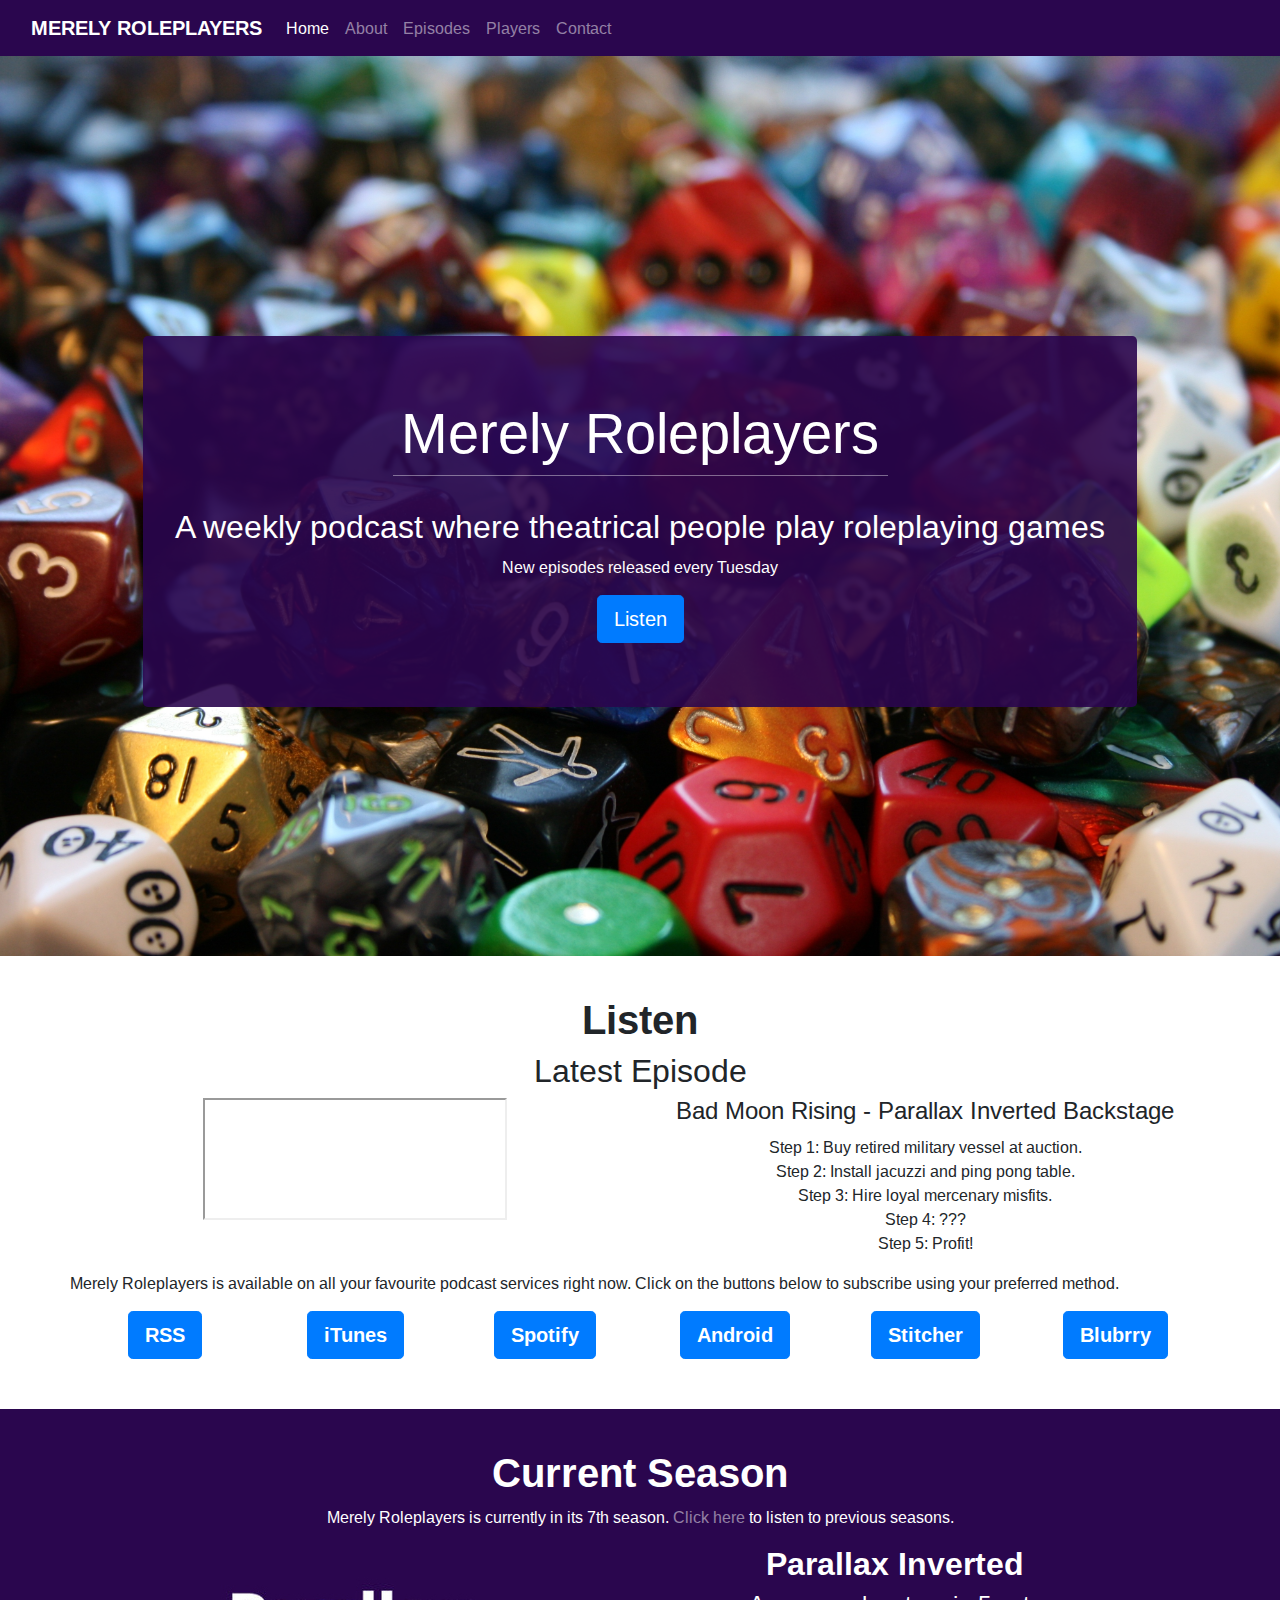
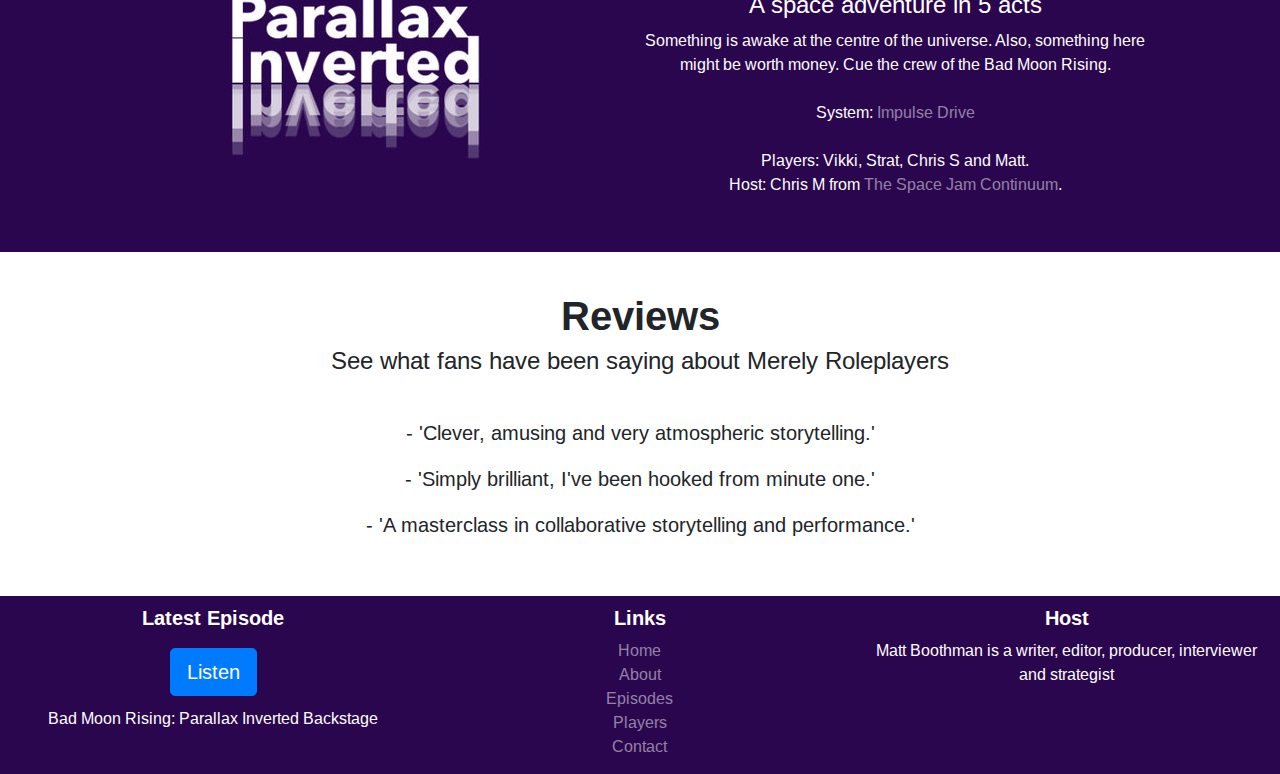
<file: index.html>
<!DOCTYPE html>
<html lang="en">

<head>
    
    <meta charset="UTF-8">
    <meta name="viewport" content="width=device-width, initial-scale=1.0">
    <meta http-equiv="X-UA-Compatible" content="ie=edge">
    <title>Merely Roleplayers</title>
    <link rel="shortcut icon" type="image/png" href="./assets/images/general-images/favicon.png">
    
    <!-- Load stylesheets -->
    
    <link rel="stylesheet" href="https://stackpath.bootstrapcdn.com/bootstrap/4.3.1/css/bootstrap.min.css" integrity="sha384-ggOyR0iXCbMQv3Xipma34MD+dH/1fQ784/j6cY/iJTQUOhcWr7x9JvoRxT2MZw1T" crossorigin="anonymous">
    <link rel="stylesheet" href="https://use.fontawesome.com/releases/v5.7.2/css/all.css" integrity="sha384-fnmOCqbTlWIlj8LyTjo7mOUStjsKC4pOpQbqyi7RrhN7udi9RwhKkMHpvLbHG9Sr" crossorigin="anonymous">
    <link rel="stylesheet" href="assets/css/style.css" type="text/css" />
    <link href="https://fonts.googleapis.com/css?family=Arimo:400,700" rel="stylesheet">
    
</head>

<body>
    
    <!-- Sticky navbar including navbar-brand -->

    <nav class="navbar sticky-top navbar-expand-lg navbar-dark">
        
        <div class="container-fluid">
            <a class="navbar-brand" href="index.html">Merely Roleplayers</a>
                <button class="navbar-toggler" type="button" data-toggle="collapse" data-target="#navbarSupportedContent" aria-controls="navbarSupportedContent" aria-expanded="false" aria-label="Toggle navigation">
                    <span class="navbar-toggler-icon"></span>
                </button>
            <div class="collapse navbar-collapse" id="navbarSupportedContent">
                <ul class="navbar-nav mr-auto">
                    <li class="nav-item active">
                        <a class="nav-link" href="index.html">Home <span class="sr-only">(current)</span></a>
                    </li>
                    <li class="nav-item">
                        <a class="nav-link" href="about.html">About</a>
                    </li>
                    <li class="nav-item">
                        <a class="nav-link" href="episodes.html">Episodes</a>
                    </li>
                    <li class="nav-item">
                        <a class="nav-link" href="players.html">Players</a>
                    </li>
                    <li class="nav-item">
                        <a class="nav-link" href="contact.html">Contact</a>
                    </li>
                </ul>
            </div>
        </div>
        
    </nav>
    
    <!-- Callout with background image and jumbotron -->

    <section class="container-fluid page-header lg-img">

        <div class="jumbotron text-center callout">
            <h1 class="display-4">Merely Roleplayers</h1>
            <hr>
            <h2>A weekly podcast where theatrical people play roleplaying games</h2>
            <p>New episodes released every Tuesday</p>
            <a class="btn btn-primary btn-lg" href="episodes.html" role="button">Listen</a>
        </div>

    </section>
    
    <!-- Listen section with audio player and subscribe buttons -->

    <section class="container-fluid white-section">

        <div class="container text-center">
            <h1 class="section-header">Listen</h1>
            <h2>Latest Episode</h2>
            <div class="row col-xs-12">
                <div class="col-xs-12 col-md-6 listen-block">
                    <iframe class="embed-responsive-item" src="https://www.podbean.com/media/player/ruapg-a72d0c?from=site&skin=1&share=1&fonts=Helvetica&auto=0&download=1&version=1" height="122" data-name="pb-iframe-player"></iframe>
                </div>
                <div class="col-xs-12 col-md-6 listen-block">
                    <h4>Bad Moon Rising - Parallax Inverted Backstage</h4>
                        <p>Step 1: Buy retired military vessel at auction.<br>Step 2: Install jacuzzi and ping pong table.<br>Step 3: Hire loyal mercenary misfits.<br>Step 4: ???<br>Step 5: Profit!</p>
                </div>
            </div>
            <div class="row col-xs-12">
                <p>Merely Roleplayers is available on all your favourite podcast services right now. Click on the buttons below to subscribe using your preferred method.</p>
            </div>
            <div class="row col-xs-12">
                <div class="col-xs-12 col-md-2 subscribe"><a class="btn btn-primary btn-lg" href="http://merelyroleplayers.podbean.com/feed/" role="button">RSS</a></div>
                <div class="col-xs-12 col-md-2 subscribe"><a class="btn btn-primary btn-lg" href="https://itunes.apple.com/gb/podcast/merely-roleplayers/id1301999708" role="button">iTunes</a></div>
                <div class="col-xs-12 col-md-2 subscribe"><a class="btn btn-primary btn-lg" href="https://open.spotify.com/show/2GUw70fXpJPqi0a0DAYzJN?si=WUxyzcCVQJq6k0s3hO00eg" role="button">Spotify</a></div>
                <div class="col-xs-12 col-md-2 subscribe"><a class="btn btn-primary btn-lg" href="http://subscribeonandroid.com/merelyroleplayers.podbean.com/feed/" role="button">Android</a></div>
                <div class="col-xs-12 col-md-2 subscribe"><a class="btn btn-primary btn-lg" href="https://www.stitcher.com/podcast/m-j-starling/merely-roleplayers" role="button">Stitcher</a></div>
                <div class="col-xs-12 col-md-2 subscribe"><a class="btn btn-primary btn-lg" href="https://www.blubrry.com/merely_roleplayers/" role="button">Blubrry</a></div>
            </div>
        </div>

    </section>
    
    <!-- Current season section with image -->

    <section class="container-fluid purple-section">

        <div class="container text-center">
            <h1 class="current-season-header">Current Season</h1>
            <p>Merely Roleplayers is currently in its 7th season. <a href="episodes.html">Click here</a> to listen to previous seasons.</p>
            <div class="row col-md-12">
                <div class="col-md-6">
                    <img class="latest-season img-fluid" src="assets/images/general-images/parallax-inverted.jpg" alt="Parallax Inverted Logo">
                </div>
                <div class="col-md-6 current-season-text">
                    <h2 class="current-season-header">Parallax Inverted</h2>
                    <h4>A space adventure in 5 acts</h4>
                    <p class="current-season-text">Something is awake at the centre of the universe. Also, something here might be worth money. Cue the crew of the Bad Moon Rising.<br><br>
                    System: <a href="https://adrian-thoen.itch.io/impulse-drive">Impulse Drive</a><br><br>
                    Players: Vikki, Strat, Chris S and Matt.<br>
                    Host: Chris M from <a href="http://www.kaiju.fm/the-space-jam-continuum/">The Space Jam Continuum</a>.</p>
                </div>
            </div>
        </div>

    </section>
    
    <!-- Review section with blockquotes -->

    <section class="container-fluid white-section">

        <div class="container text-center">
            <h1 class="reviews-header">Reviews</h1>
            <h4>See what fans have been saying about Merely Roleplayers</h4>
            <hr>
            <div class="review">
                <blockquote class="blockquote">
                    <p class="mb-0"><i class="fas fa-star"></i><i class="fas fa-star"></i><i class="fas fa-star"></i><i class="fas fa-star"></i><i class="fas fa-star"></i>  - 'Clever, amusing and very atmospheric storytelling.'</p>
                </blockquote>
            </div>
            <div class="review">
                <blockquote class="blockquote">
                    <p class="mb-0"><i class="fas fa-star"></i><i class="fas fa-star"></i><i class="fas fa-star"></i><i class="fas fa-star"></i><i class="fas fa-star"></i>  - 'Simply brilliant, I've been hooked from minute one.'</p>
                </blockquote>
            </div>
            <div class="review">
                <blockquote class="blockquote">
                    <p class="mb-0"><i class="fas fa-star"></i><i class="fas fa-star"></i><i class="fas fa-star"></i><i class="fas fa-star"></i><i class="fas fa-star"></i>  - 'A masterclass in collaborative storytelling and performance.'</p>
                </blockquote>
            </div>
        </div>

    </section>
    
    <!-- Footer -->

    <footer class="container-fluid">

        <div class="row text-center">
            <div class="col-xs-12 col-md-4 footer-section">
                <h3 class="footer-heading">Latest Episode</h3>
                    <a class="btn btn-primary btn-lg listen-button" href="https://merelyroleplayers.podbean.com/e/inverted-backstage-badmoon/" role="button">Listen</a>
                    <p class="footer-text">Bad Moon Rising: Parallax Inverted Backstage</p>
            </div>
            <div class="col-xs-12 col-md-4 footer-section">
                <h3 class="footer-heading">Links</h3>
                    <ul>
                        <li class="footer-list"><a href="index.html">Home</a></li>
                        <li class="footer-list"><a href="about.html">About</a></li>
                        <li class="footer-list"><a href="episodes.html">Episodes</a></li>
                        <li class="footer-list"><a href="players.html">Players</a></li>
                        <li class="footer-list"><a href="contact.html">Contact</a></li>
                    </ul>
            </div>
            <div class="col-xs-12 col-md-4 footer-section">
                <h3 class="footer-heading">Host</h3>
                    <p>Matt Boothman is a writer, editor, producer, interviewer and strategist</p>
                    <ul class="social-links">
                        <li><a href="https://twitter.com/MerelyMJ"><i class="fab fa-twitter"></i></a></li>
                        <li><a href="http://instagram.com/merelymatt"><i class="fab fa-instagram"></i></a></li>
                        <li><a href="http://www.linkedin.com/in/mattboothman"><i class="fab fa-linkedin-in"></i></a></li>
                        <li><a href="https://merelymatt.itch.io/"><i class="fas fa-dice"></i></a></li>
                    </ul>
            </div>
        </div>

    </footer>
    
    <!-- Load scripts for Bootstrap JS -->

    <script src="https://code.jquery.com/jquery-3.3.1.slim.min.js" integrity="sha384-q8i/X+965DzO0rT7abK41JStQIAqVgRVzpbzo5smXKp4YfRvH+8abtTE1Pi6jizo" crossorigin="anonymous"></script>
    <script src="https://stackpath.bootstrapcdn.com/bootstrap/4.3.1/js/bootstrap.min.js" integrity="sha384-JjSmVgyd0p3pXB1rRibZUAYoIIy6OrQ6VrjIEaFf/nJGzIxFDsf4x0xIM+B07jRM" crossorigin="anonymous"></script>

</body>

</html>
</file>
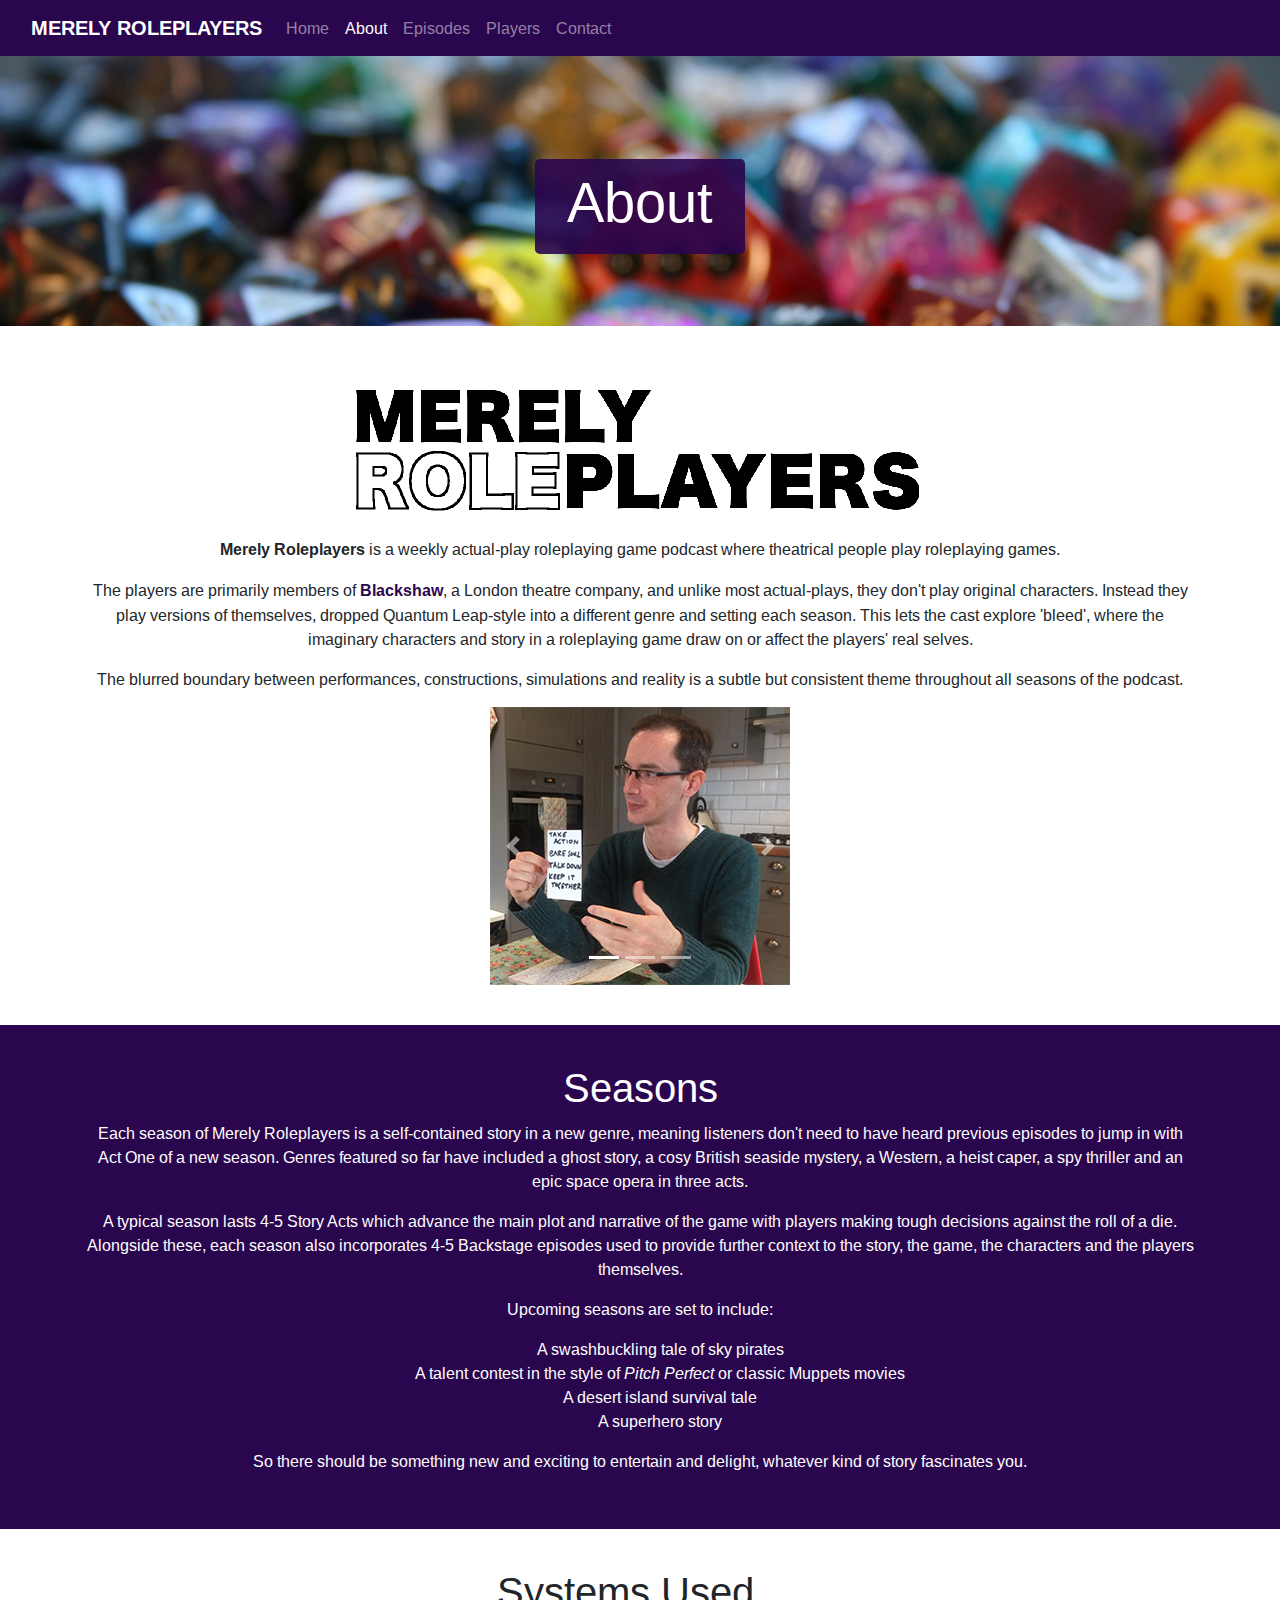
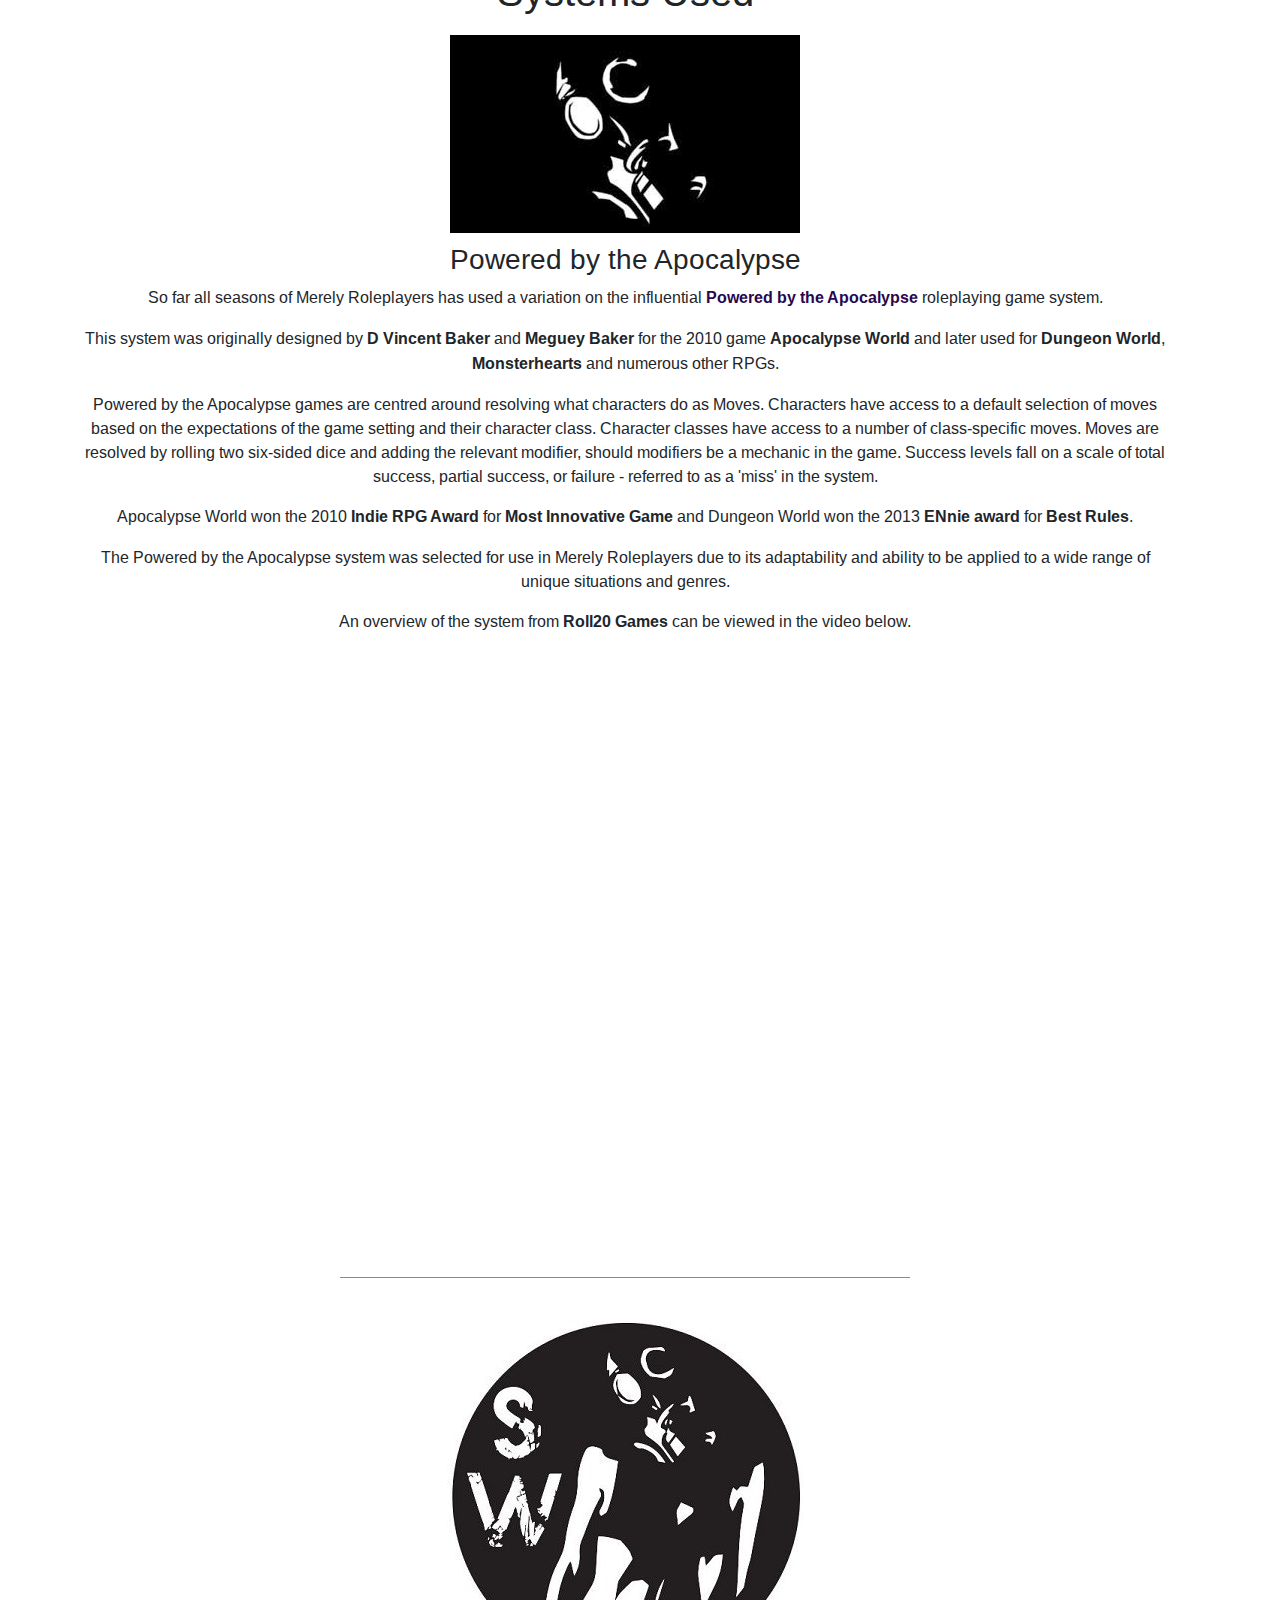
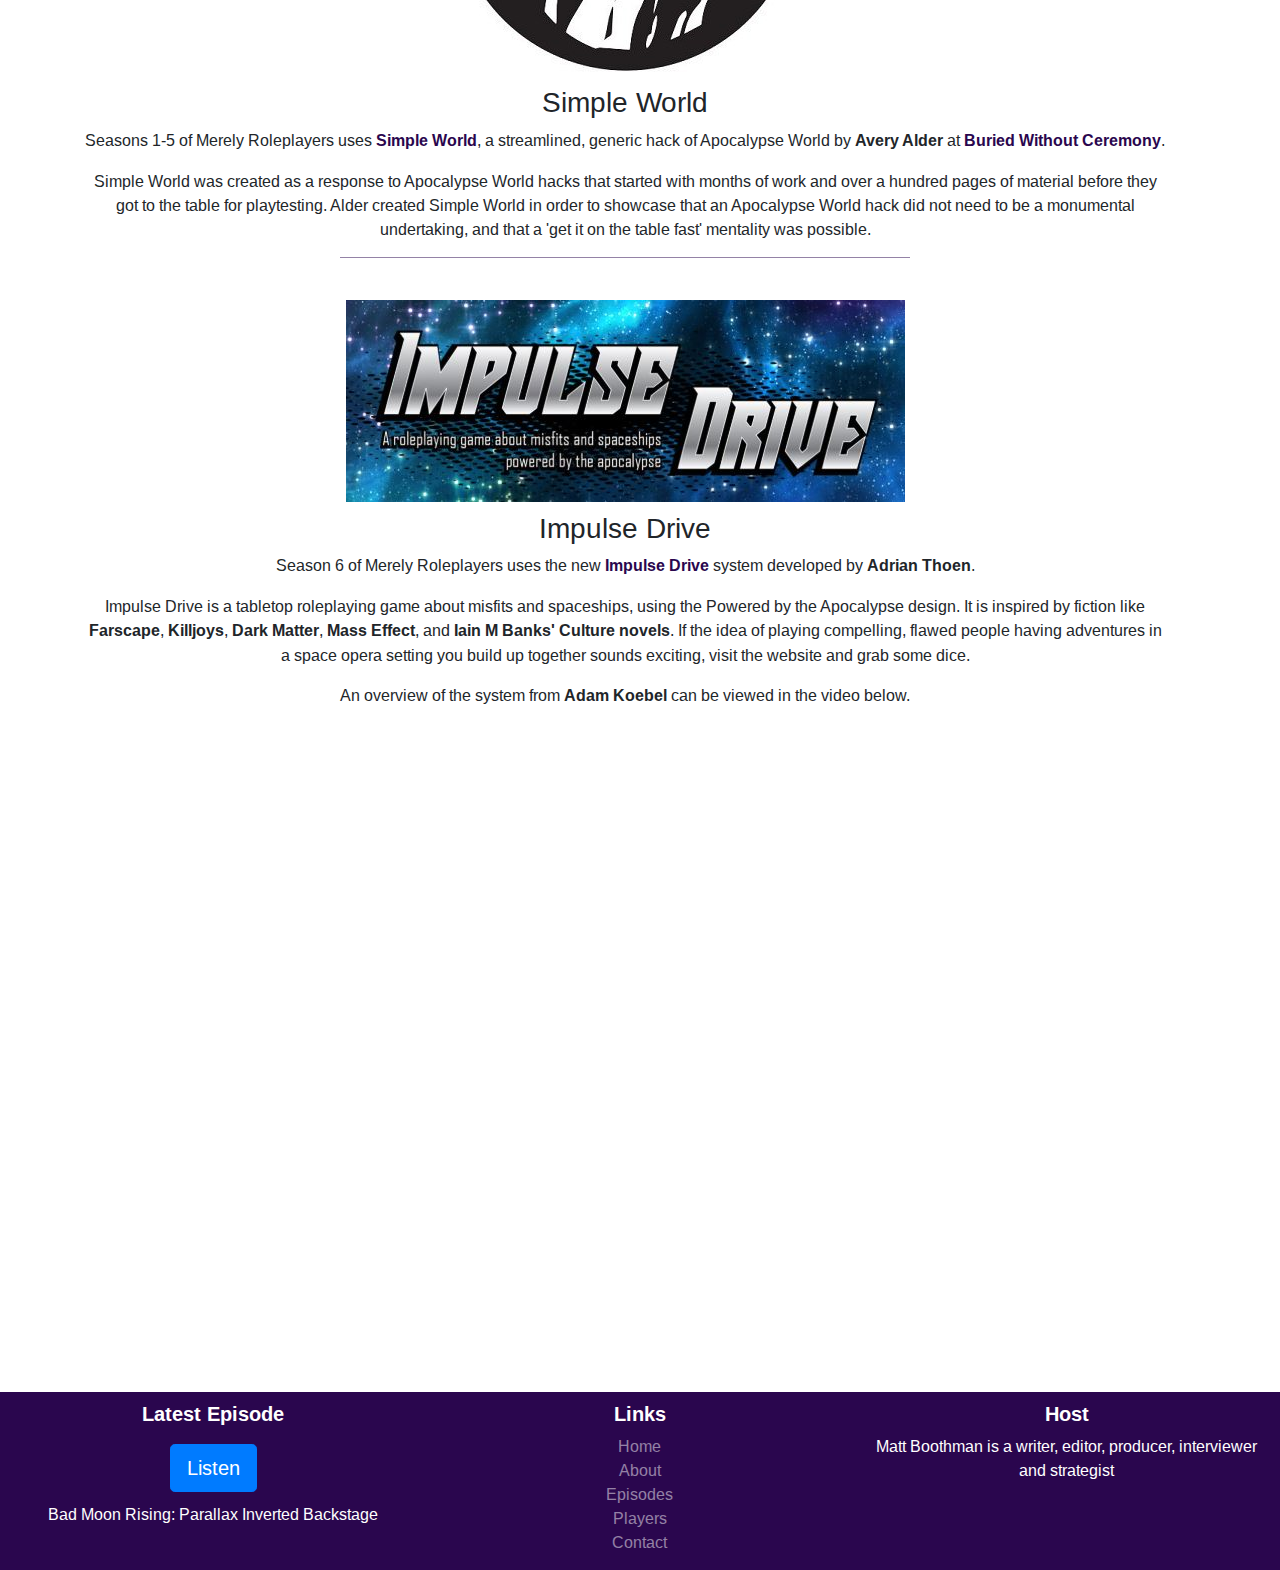
<file: about.html>
<!DOCTYPE html>
<html lang="en">

<head>
    
    <meta charset="UTF-8">
    <meta name="viewport" content="width=device-width, initial-scale=1.0">
    <meta http-equiv="X-UA-Compatible" content="ie=edge">
    <title>Merely Roleplayers</title>
    <link rel="shortcut icon" type="image/png" href="assets/images/general-images/favicon.png">

    <!-- Load stylesheets -->
    
    <link rel="stylesheet" href="https://stackpath.bootstrapcdn.com/bootstrap/4.3.1/css/bootstrap.min.css" integrity="sha384-ggOyR0iXCbMQv3Xipma34MD+dH/1fQ784/j6cY/iJTQUOhcWr7x9JvoRxT2MZw1T" crossorigin="anonymous">
    <link rel="stylesheet" href="https://use.fontawesome.com/releases/v5.7.2/css/all.css" integrity="sha384-fnmOCqbTlWIlj8LyTjo7mOUStjsKC4pOpQbqyi7RrhN7udi9RwhKkMHpvLbHG9Sr" crossorigin="anonymous">
    <link rel="stylesheet" href="assets/css/style.css" type="text/css" />
    <link href="https://fonts.googleapis.com/css?family=Arimo:400,700" rel="stylesheet">
    
</head>

<body>
    
    <!-- Sticky navbar including navbar-brand -->

    <nav class="navbar sticky-top navbar-expand-lg navbar-dark">
        
        <div class="container-fluid">
            <a class="navbar-brand" href="index.html">Merely Roleplayers</a>
            <button class="navbar-toggler" type="button" data-toggle="collapse" data-target="#navbarSupportedContent" aria-controls="navbarSupportedContent" aria-expanded="false" aria-label="Toggle navigation">
                <span class="navbar-toggler-icon"></span>
            </button>
            <div class="collapse navbar-collapse" id="navbarSupportedContent">
                <ul class="navbar-nav mr-auto">
                    <li class="nav-item">
                        <a class="nav-link" href="index.html">Home</a>
                    </li>
                    <li class="nav-item active">
                        <a class="nav-link" href="about.html">About <span class="sr-only">(current)</span></a>
                    </li>
                    <li class="nav-item">
                        <a class="nav-link" href="episodes.html">Episodes</a>
                    </li>
                    <li class="nav-item">
                        <a class="nav-link" href="players.html">Players</a>
                    </li>
                    <li class="nav-item">
                        <a class="nav-link" href="contact.html">Contact</a>
                    </li>
                </ul>
            </div>
        </div>
        
    </nav>
    
    <!-- Header image with page title -->

    <section class="container-fluid page-header callout">
        
        <div class="jumbotron text-center page-title">
            <h1 class="display-4">About</h1>
        </div>

    </section>
    
    <!-- Brief summary section with carousel gallery -->

    <section class="container-fluid white-section">

        <div class="container text-center">
            <div class="row">
                <img class="mr-logo img-fluid" src="assets/images/general-images/merely-roleplayers-logo.png" alt ="Merely Roleplayers Logo">
            </div>
            <div>
                <p><strong>Merely Roleplayers</strong> is a weekly actual-play roleplaying game podcast where theatrical people play roleplaying games.</p>
                <p>The players are primarily members of <a href="https://twitter.com/blackshawupdate?lang=en" target="_blank">Blackshaw</a>, a London theatre company, and unlike most actual-plays, they don't play original characters. Instead they play versions
                    of themselves, dropped Quantum Leap-style into a different genre and setting each season. This lets the cast explore 'bleed', where the imaginary characters and story in a roleplaying game draw on or affect the players' real selves.</p>
                <p>The blurred boundary between performances, constructions, simulations and reality is a subtle but consistent theme throughout all seasons of the podcast.</p>
            </div>
            <div id="carouselExampleIndicators" class="carousel slide" data-ride="carousel">
                <ol class="carousel-indicators">
                    <li data-target="#carouselExampleIndicators" data-slide-to="0" class="active"></li>
                    <li data-target="#carouselExampleIndicators" data-slide-to="1"></li>
                    <li data-target="#carouselExampleIndicators" data-slide-to="2"></li>
                </ol>
                <div class="carousel-inner">
                    <div class="carousel-item active">
                        <img src="assets/images/gallery-images/mattboothman.png" class="d-block w-100 img-fluid" alt="Matt Boothman">
                    </div>
                    <div class="carousel-item">
                        <img src="assets/images/gallery-images/josh-and-matt.jpg" class="d-block w-100 img-fluid" alt="Josh and Matt">
                    </div>
                    <div class="carousel-item">
                        <img src="assets/images/gallery-images/snake-eyes.jpg" class="d-block w-100 img-fluid" alt="The Merely Roleplayers playing table">
                    </div>
                    <div class="carousel-item">
                        <img src="assets/images/gallery-images/vikki-character.jpg" class="d-block w-100 img-fluid" alt="Vikki's Character Sheet">
                    </div>
                    <div class="carousel-item">
                        <img src="assets/images/gallery-images/david-character.jpg" class="d-block w-100 img-fluid" alt="David's Character Sheet">
                    </div>
                    <div class="carousel-item">
                        <img src="assets/images/gallery-images/players-group.jpg" class="d-block w-100 img-fluid" alt="The Merely Roleplayers team - season two">
                    </div>
                    <div class="carousel-item">
                        <img src="assets/images/gallery-images/players-group2.jpg" class="d-block w-100 img-fluid" alt="The Merely Roleplayers team - season six">
                    </div>
                </div>
                    <a class="carousel-control-prev" href="#carouselExampleIndicators" role="button" data-slide="prev">
                        <span class="carousel-control-prev-icon" aria-hidden="true"></span>
                        <span class="sr-only">Previous</span>
                    </a>
                    <a class="carousel-control-next" href="#carouselExampleIndicators" role="button" data-slide="next">
                        <span class="carousel-control-next-icon" aria-hidden="true"></span>
                        <span class="sr-only">Next</span>
                    </a>
            </div>
        </div>
        
    </section>
    
    <!-- Season detail -->

    <section class="container-fluid purple-section">

        <div class="container text-center">
            <div>
                <h1>Seasons</h1>
                <p>Each season of Merely Roleplayers is a self-contained story in a new genre, meaning listeners don't need to have heard previous episodes to jump in with Act One of a new season. Genres featured so far have included a ghost story, a cosy
                    British seaside mystery, a Western, a heist caper, a spy thriller and an epic space opera in three acts.</p>
                <p>A typical season lasts 4-5 Story Acts which advance the main plot and narrative of the game with players making tough decisions against the roll of a die. Alongside these, each season also incorporates 4-5 Backstage episodes used to provide
                    further context to the story, the game, the characters and the players themselves.</p>
                <p>Upcoming seasons are set to include:</p>
                <ul class="story-list">
                    <li>A swashbuckling tale of sky pirates</li>
                    <li>A talent contest in the style of <em>Pitch Perfect</em> or classic Muppets movies</li>
                    <li>A desert island survival tale</li>
                    <li>A superhero story</li>
                </ul>
                <p>So there should be something new and exciting to entertain and delight, whatever kind of story fascinates you.</p>
            </div>
        </div>

    </section>
    
    <!-- Systems Used section with embedded videos -->

    <section class="container-fluid white-section">

        <div class="container text-center">
            <div class="row col-md-12">
                <div>
                    <h1>Systems Used</h1>
                    <img class="logo img-fluid" src="assets/images/general-images/pbta-logo.jpg" alt="Powered by the Apocalypse Logo">
                    <h3>Powered by the Apocalypse</h3>
                    <p>So far all seasons of Merely Roleplayers has used a variation on the influential <a href="http://apocalypse-world.com/" target="_blank">Powered by the Apocalypse</a> roleplaying game system.</p>
                    <p>This system was originally designed by <strong>D Vincent Baker</strong> and <strong>Meguey Baker</strong> for the 2010 game <strong>Apocalypse World</strong> and later used for <strong>Dungeon World</strong>,
                        <strong>Monsterhearts</strong> and numerous other RPGs.</p>
                    <p>Powered by the Apocalypse games are centred around resolving what characters do as Moves. Characters have access to a default selection of moves based on the expectations of the game setting and their character class. Character classes have access to a number of class-specific moves. Moves are resolved by rolling two six-sided dice and adding the relevant modifier, should modifiers be a mechanic in the game. Success levels fall on a scale of total success, partial success, or failure - referred to as a 'miss' in the system.</p>
                    <p>Apocalypse World won the 2010 <strong>Indie RPG Award</strong> for <strong>Most Innovative Game</strong> and Dungeon World won the 2013 <strong>ENnie award</strong> for <strong>Best Rules</strong>.</p>
                    <p>The Powered by the Apocalypse system was selected for use in Merely Roleplayers due to its adaptability and ability to be applied to a wide range of unique situations and genres.</p>
                    <p>An overview of the system from <strong>Roll20 Games</strong> can be viewed in the video below.</p>
                </div>
                <div class="embed-responsive embed-responsive-16by9">
                    <iframe class="embed-responsive-item" src="https://www.youtube.com/embed/1n-7SuYsFXU" allowfullscreen></iframe>
                </div>
                <hr class="about-divide">
                <div>
                    <img class="logo img-fluid" src="assets/images/general-images/simple-world-logo.jpg" alt="Simple World Logo">
                    <h3>Simple World</h3>
                    <p>Seasons 1-5 of Merely Roleplayers uses <a href="http://buriedwithoutceremony.com/little-games/simple-world" target="_blank">Simple World</a>, a streamlined, generic hack of Apocalypse World by <strong>Avery Alder</strong> at <a href="http://buriedwithoutceremony.com/little-games" target="_blank">Buried Without Ceremony</a>.</p>
                    <p>Simple World was created as a response to Apocalypse World hacks that started with months of work and over a hundred pages of material before they got to the table for playtesting. Alder created Simple World in order to showcase that an Apocalypse World hack did not need to be a monumental undertaking, and that a 'get it on the table fast' mentality was possible.</p>
                </div>
                <hr class="about-divide">
                <div>
                    <img class="logo img-fluid" src="assets/images/general-images/impulse-drive-logo.JPG" alt="Impulse Drive Logo">
                    <h3>Impulse Drive</h3>
                    <p>Season 6 of Merely Roleplayers uses the new <a href="https://adrian-thoen.itch.io/impulse-drive" target="_blank">Impulse Drive</a> system developed by <strong>Adrian Thoen</strong>.</p>
                    <p>Impulse Drive is a tabletop roleplaying game about misfits and spaceships, using the Powered by the Apocalypse design. It is inspired by fiction like <strong>Farscape</strong>, <strong>Killjoys</strong>, 
                        <strong>Dark Matter</strong>, <strong>Mass Effect</strong>, and <strong>Iain M Banks' Culture novels</strong>. If the idea of playing compelling, flawed people having adventures in a space opera setting you build
                        up together sounds exciting, visit the website and grab some dice.</p>
                    <p>An overview of the system from <strong>Adam Koebel</strong> can be viewed in the video below.</p>
                </div>
                <div class="embed-responsive embed-responsive-16by9">
                    <iframe class="embed-responsive-item" src="https://www.youtube.com/embed/VnB2EyGRGo4" allowfullscreen></iframe>
                </div>
            </div>
        </div>
    </section>

    <!-- Footer -->

    <footer class="container-fluid">

        <div class="row text-center">
            <div class="col-xs-12 col-md-4 footer-section">
                <h3 class="footer-heading">Latest Episode</h3>
                    <a class="btn btn-primary btn-lg listen-button" href="https://merelyroleplayers.podbean.com/e/inverted-backstage-badmoon/" role="button">Listen</a>
                    <p class="footer-text">Bad Moon Rising: Parallax Inverted Backstage</p>
            </div>
            <div class="col-xs-12 col-md-4 footer-section">
                <h3 class="footer-heading">Links</h3>
                    <ul>
                        <li class="footer-list"><a href="index.html">Home</a></li>
                        <li class="footer-list"><a href="about.html">About</a></li>
                        <li class="footer-list"><a href="episodes.html">Episodes</a></li>
                        <li class="footer-list"><a href="players.html">Players</a></li>
                        <li class="footer-list"><a href="contact.html">Contact</a></li>
                    </ul>
            </div>
            <div class="col-xs-12 col-md-4 footer-section">
                <h3 class="footer-heading">Host</h3>
                    <p>Matt Boothman is a writer, editor, producer, interviewer and strategist</p>
                    <ul class="social-links">
                        <li><a href="https://twitter.com/MerelyMJ"><i class="fab fa-twitter"></i></a></li>
                        <li><a href="http://instagram.com/merelymatt"><i class="fab fa-instagram"></i></a></li>
                        <li><a href="http://www.linkedin.com/in/mattboothman"><i class="fab fa-linkedin-in"></i></a></li>
                        <li><a href="https://merelymatt.itch.io/"><i class="fas fa-dice"></i></a></li>
                    </ul>
            </div>
        </div>

    </footer>
    
    <!-- Load scripts for Bootstrap JS -->

    <script src="https://code.jquery.com/jquery-3.3.1.slim.min.js" integrity="sha384-q8i/X+965DzO0rT7abK41JStQIAqVgRVzpbzo5smXKp4YfRvH+8abtTE1Pi6jizo" crossorigin="anonymous"></script>
    <script src="https://stackpath.bootstrapcdn.com/bootstrap/4.3.1/js/bootstrap.min.js" integrity="sha384-JjSmVgyd0p3pXB1rRibZUAYoIIy6OrQ6VrjIEaFf/nJGzIxFDsf4x0xIM+B07jRM" crossorigin="anonymous"></script>

</body>

</html>
</file>
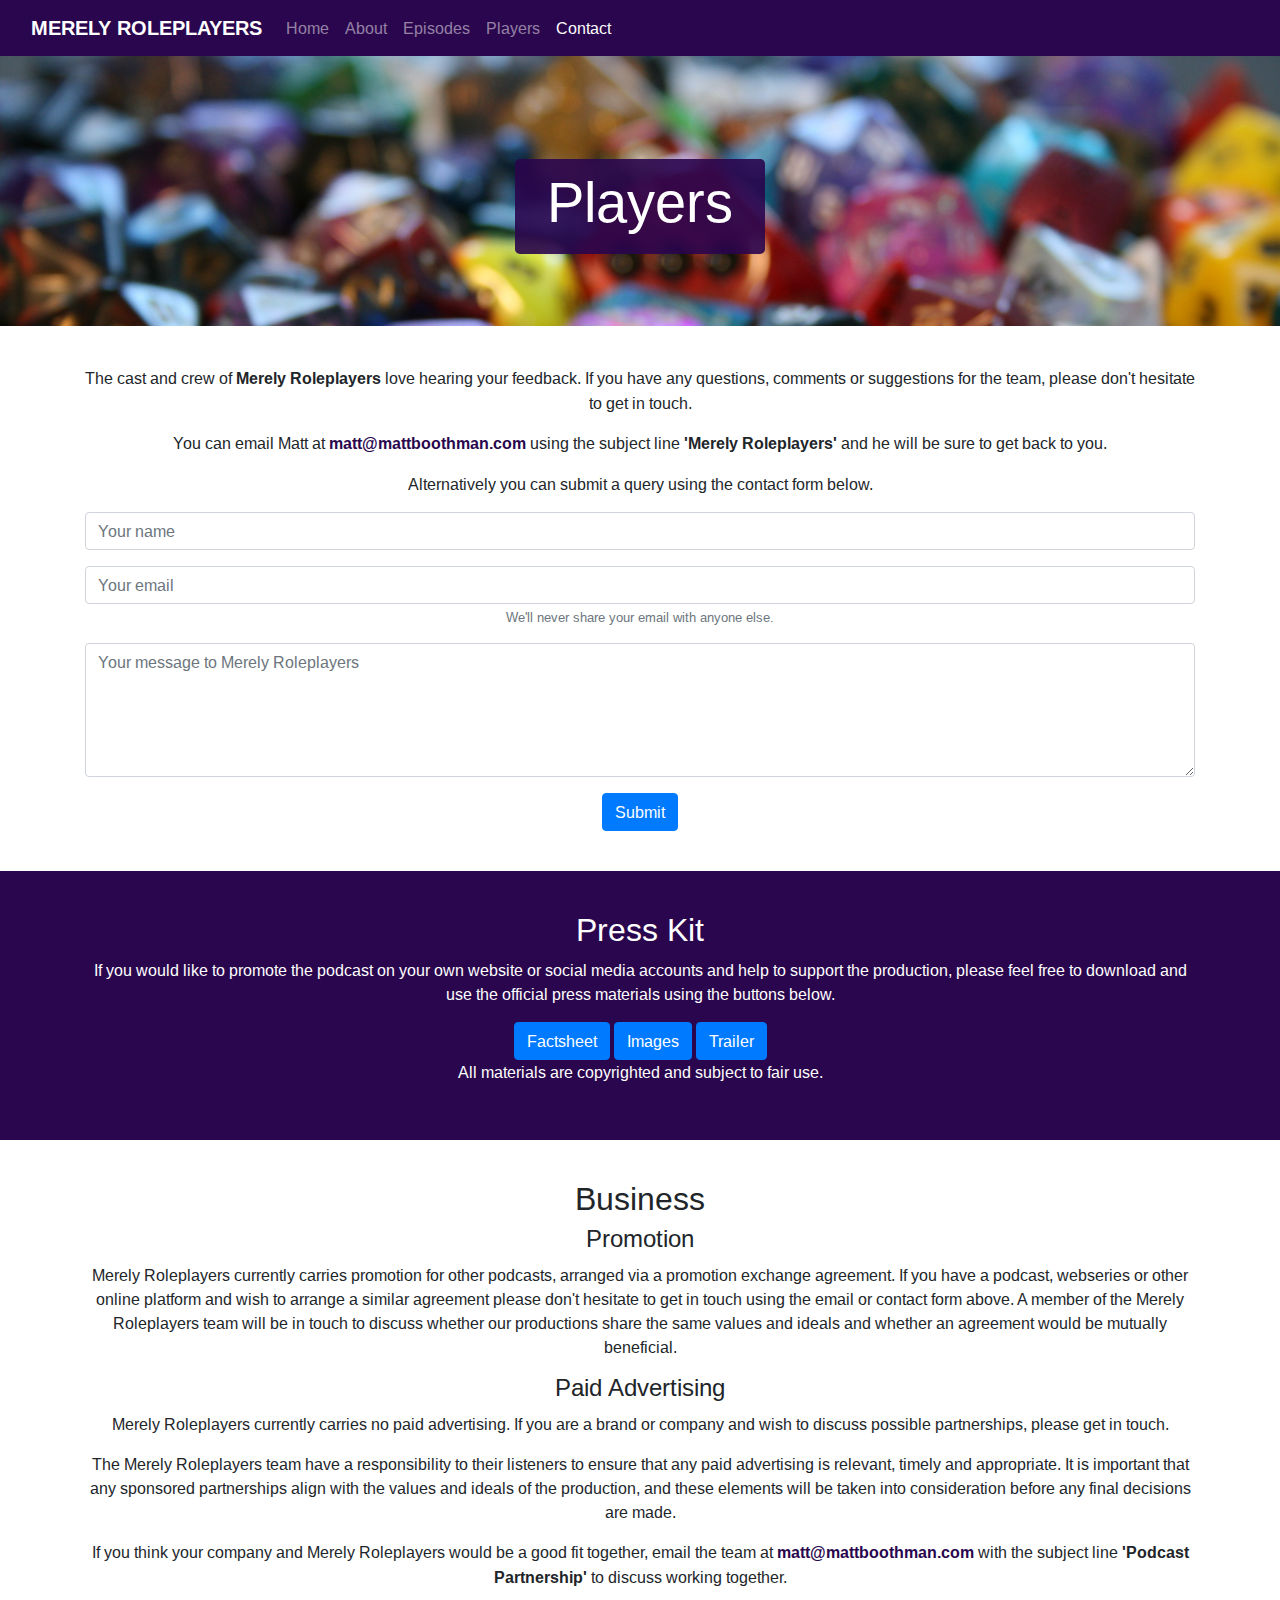
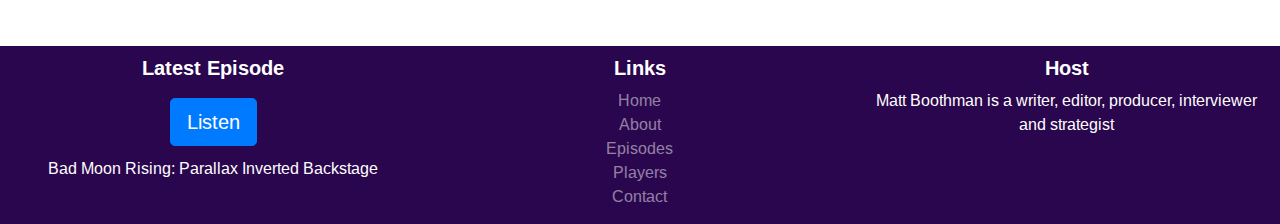
<file: contact.html>
<!DOCTYPE html>
<html lang="en">

<head>
    
    <meta charset="UTF-8">
    <meta name="viewport" content="width=device-width, initial-scale=1.0">
    <meta http-equiv="X-UA-Compatible" content="ie=edge">
    <title>Merely Roleplayers</title>
    <link rel="shortcut icon" type="image/png" href="assets/images/general-images/favicon.png">

    <!-- Load stylesheets -->
    
    <link rel="stylesheet" href="https://stackpath.bootstrapcdn.com/bootstrap/4.3.1/css/bootstrap.min.css" integrity="sha384-ggOyR0iXCbMQv3Xipma34MD+dH/1fQ784/j6cY/iJTQUOhcWr7x9JvoRxT2MZw1T" crossorigin="anonymous">
    <link rel="stylesheet" href="https://use.fontawesome.com/releases/v5.7.2/css/all.css" integrity="sha384-fnmOCqbTlWIlj8LyTjo7mOUStjsKC4pOpQbqyi7RrhN7udi9RwhKkMHpvLbHG9Sr" crossorigin="anonymous">
    <link rel="stylesheet" href="assets/css/style.css" type="text/css" />
    <link href="https://fonts.googleapis.com/css?family=Arimo:400,700" rel="stylesheet">
    
</head>

<body>
    
    <!-- Sticky navbar including navbar-brand -->

    <nav class="navbar sticky-top navbar-expand-lg navbar-dark">
        
        <div class="container-fluid">
            <a class="navbar-brand" href="index.html">Merely Roleplayers</a>
            <button class="navbar-toggler" type="button" data-toggle="collapse" data-target="#navbarSupportedContent" aria-controls="navbarSupportedContent" aria-expanded="false" aria-label="Toggle navigation">
                <span class="navbar-toggler-icon"></span>
            </button>
            <div class="collapse navbar-collapse" id="navbarSupportedContent">
                <ul class="navbar-nav mr-auto">
                    <li class="nav-item">
                        <a class="nav-link" href="index.html">Home</a>
                    </li>
                    <li class="nav-item">
                        <a class="nav-link" href="about.html">About</a>
                    </li>
                    <li class="nav-item">
                        <a class="nav-link" href="episodes.html">Episodes</a>
                    </li>
                    <li class="nav-item">
                        <a class="nav-link" href="players.html">Players</a>
                    </li>
                    <li class="nav-item active">
                        <a class="nav-link" href="contact.html">Contact <span class="sr-only">(current)</span></a>
                    </li>
                </ul>
            </div>
        </div>
        
    </nav>
    
    <!-- Header image with page title -->

    <section class="container-fluid page-header callout">
        
        <div class="jumbotron text-center page-title">
            <h1 class="display-4">Players</h1>
        </div>

    </section>
    
    <!-- Contact form -->

    <section class="container-fluid white-section">
        
        <div class="row col-xs-12">
            <div class="container text-center">
                <p>The cast and crew of <strong>Merely Roleplayers</strong> love hearing your feedback. If you have any questions, comments or suggestions for the team, please don't hesitate to get in touch.</p>
                <p>You can email Matt at <a href="mailto:matt@mattboothman.com?subject=Merely%20Roleplayers">matt@mattboothman.com</a> using the subject line <strong>'Merely Roleplayers'</strong> and he will be sure to get back to you.</p>
                <p>Alternatively you can submit a query using the contact form below.</p>
            </div>
            <div class="container text-center">
                <form>
                    <div class="form-group">
                        <input type="text" class="form-control" id="name" placeholder="Your name" required>
                    </div>
                    <div class="form-group">
                        <input type="email" class="form-control" id="email" placeholder="Your email" required>
                        <small id="emailHelp" class="form-text text-muted">We'll never share your email with anyone else.</small>
                    </div>
                    <div class="form-group">
                        <textarea class="form-control" rows="5" id="message" placeholder="Your message to Merely Roleplayers" required></textarea>
                    </div>
                    <button type="submit" class="btn btn-primary">Submit</button>
                </form>
            </div>
        </div>

    </section>
    
    <!-- Press Kit and downloads -->

    <section class="container-fluid purple-section">

        <div class="container text-center">
            <h2>Press Kit</h2>
            <p>If you would like to promote the podcast on your own website or social media accounts and help to support the production, please feel free to download and use the official press materials using the buttons below.</p>
            <a class="btn btn-primary press-download" href="assets/downloads/Factsheet.pdf" download>Factsheet</a>
            <a class="btn btn-primary press-download" href="assets/downloads/Merely+Roleplayers+press+kit+-+images.zip" download>Images</a>
            <a class="btn btn-primary press-download" href="assets/downloads/merely-roleplayers-trail.mp3" download>Trailer</a>
            <p>All materials are copyrighted and subject to fair use.</p>
        </div>

    </section>
    
    <!-- Business info -->

    <section class="container-fluid white-section">
        
        <div class="row col-xs-12">
            <div class="container text-center business-details">
                <h2>Business</h2>
                <h4>Promotion</h4>
                <p>Merely Roleplayers currently carries promotion for other podcasts, arranged via a promotion exchange agreement. If you have a podcast, webseries or other online platform and wish to arrange a similar agreement please don't hesitate to get in touch using the email or contact form above. A member of the Merely Roleplayers team will be in touch to discuss whether our productions share the same values and ideals and whether an agreement would be mutually beneficial.</p>
                <h4>Paid Advertising</h4>
                <p>Merely Roleplayers currently carries no paid advertising. If you are a brand or company and wish to discuss possible partnerships, please get in touch.</p>
                <p>The Merely Roleplayers team have a responsibility to their listeners to ensure that any paid advertising is relevant, timely and appropriate. It is important that any sponsored partnerships align with the values and ideals of the production, and these elements will be taken into consideration before any final decisions are made.</p>
                <p>If you think your company and Merely Roleplayers would be a good fit together, email the team at <a href="mailto:matt@mattboothman.com?subject=Podcast%20Partnership">matt@mattboothman.com</a> with the subject line <strong>'Podcast Partnership'</strong> to discuss working together.</p>
            </div>
        </div>

    </section>

    <!-- Footer -->

    <footer class="container-fluid">

        <div class="row text-center">
            <div class="col-xs-12 col-md-4 footer-section">
                <h3 class="footer-heading">Latest Episode</h3>
                    <a class="btn btn-primary btn-lg listen-button" href="https://merelyroleplayers.podbean.com/e/inverted-backstage-badmoon/" role="button">Listen</a>
                    <p class="footer-text">Bad Moon Rising: Parallax Inverted Backstage</p>
            </div>
            <div class="col-xs-12 col-md-4 footer-section">
                <h3 class="footer-heading">Links</h3>
                    <ul>
                        <li class="footer-list"><a href="index.html">Home</a></li>
                        <li class="footer-list"><a href="about.html">About</a></li>
                        <li class="footer-list"><a href="episodes.html">Episodes</a></li>
                        <li class="footer-list"><a href="players.html">Players</a></li>
                        <li class="footer-list"><a href="contact.html">Contact</a></li>
                    </ul>
            </div>
            <div class="col-xs-12 col-md-4 footer-section">
                <h3 class="footer-heading">Host</h3>
                    <p>Matt Boothman is a writer, editor, producer, interviewer and strategist</p>
                    <ul class="social-links">
                        <li><a href="https://twitter.com/MerelyMJ"><i class="fab fa-twitter"></i></a></li>
                        <li><a href="http://instagram.com/merelymatt"><i class="fab fa-instagram"></i></a></li>
                        <li><a href="http://www.linkedin.com/in/mattboothman"><i class="fab fa-linkedin-in"></i></a></li>
                        <li><a href="https://merelymatt.itch.io/"><i class="fas fa-dice"></i></a></li>
                    </ul>
            </div>
        </div>

    </footer>
    
    <!-- Load scripts for Bootstrap JS -->

    <script src="https://code.jquery.com/jquery-3.3.1.slim.min.js" integrity="sha384-q8i/X+965DzO0rT7abK41JStQIAqVgRVzpbzo5smXKp4YfRvH+8abtTE1Pi6jizo" crossorigin="anonymous"></script>
    <script src="https://stackpath.bootstrapcdn.com/bootstrap/4.3.1/js/bootstrap.min.js" integrity="sha384-JjSmVgyd0p3pXB1rRibZUAYoIIy6OrQ6VrjIEaFf/nJGzIxFDsf4x0xIM+B07jRM" crossorigin="anonymous"></script>

</body>

</html>
</file>
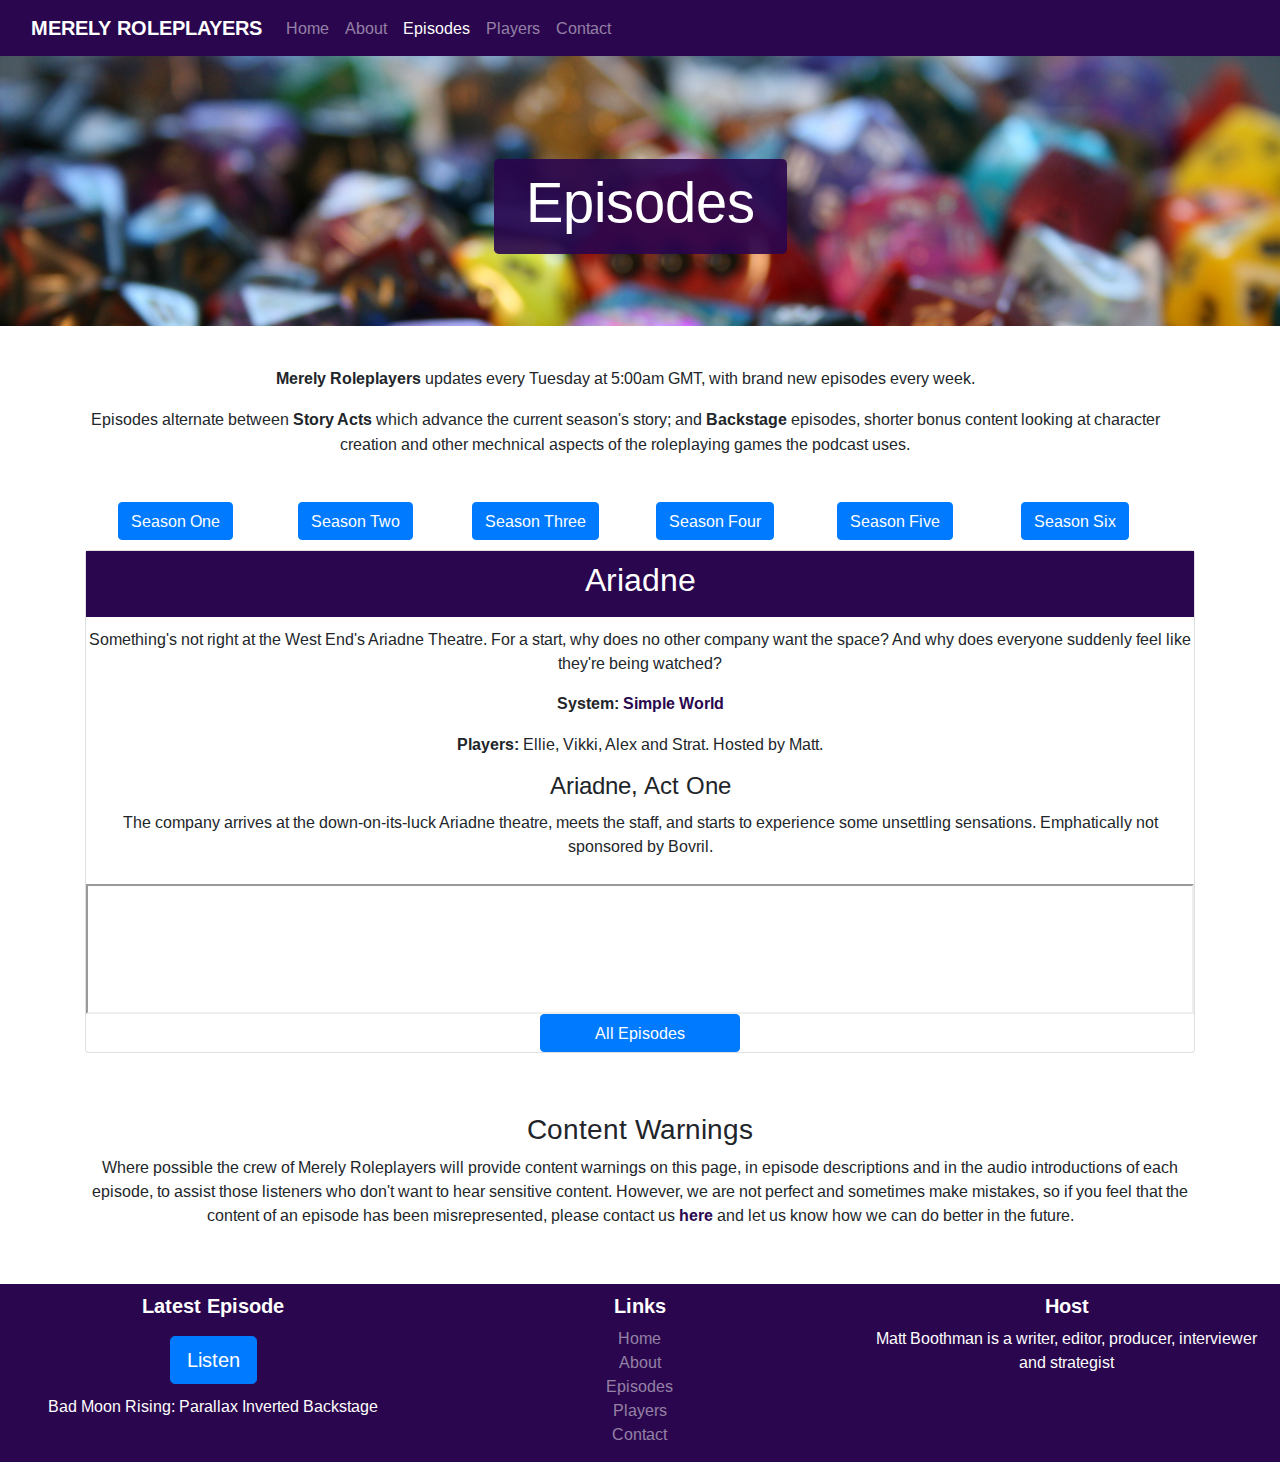
<file: episodes.html>
<!DOCTYPE html>
<html lang="en">

<head>
    
    <meta charset="UTF-8">
    <meta name="viewport" content="width=device-width, initial-scale=1.0">
    <meta http-equiv="X-UA-Compatible" content="ie=edge">
    <title>Merely Roleplayers</title>
    <link rel="shortcut icon" type="image/png" href="assets/images/general-images/favicon.png">

    <!-- Load stylesheets -->
    
    <link rel="stylesheet" href="https://stackpath.bootstrapcdn.com/bootstrap/4.3.1/css/bootstrap.min.css" integrity="sha384-ggOyR0iXCbMQv3Xipma34MD+dH/1fQ784/j6cY/iJTQUOhcWr7x9JvoRxT2MZw1T" crossorigin="anonymous">
    <link rel="stylesheet" href="https://use.fontawesome.com/releases/v5.7.2/css/all.css" integrity="sha384-fnmOCqbTlWIlj8LyTjo7mOUStjsKC4pOpQbqyi7RrhN7udi9RwhKkMHpvLbHG9Sr" crossorigin="anonymous">
    <link rel="stylesheet" href="assets/css/style.css" type="text/css" />
    <link href="https://fonts.googleapis.com/css?family=Arimo:400,700" rel="stylesheet">
    
</head>

<body>
    
    <!-- Sticky navbar including navbar-brand -->

    <nav class="navbar sticky-top navbar-expand-lg navbar-dark">
        
        <div class="container-fluid">
            <a class="navbar-brand" href="index.html">Merely Roleplayers</a>
            <button class="navbar-toggler" type="button" data-toggle="collapse" data-target="#navbarSupportedContent" aria-controls="navbarSupportedContent" aria-expanded="false" aria-label="Toggle navigation">
                <span class="navbar-toggler-icon"></span>
            </button>
            <div class="collapse navbar-collapse" id="navbarSupportedContent">
                <ul class="navbar-nav mr-auto">
                    <li class="nav-item">
                        <a class="nav-link" href="index.html">Home</a>
                    </li>
                    <li class="nav-item">
                        <a class="nav-link" href="about.html">About</a>
                    </li>
                    <li class="nav-item active">
                        <a class="nav-link" href="episodes.html">Episodes <span class="sr-only">(current)</span></a>
                    </li>
                    <li class="nav-item">
                        <a class="nav-link" href="players.html">Players</a>
                    </li>
                    <li class="nav-item">
                        <a class="nav-link" href="contact.html">Contact</a>
                    </li>
                </ul>
            </div>
        </div>
        
    </nav>
    
    <!-- Header image with page title -->

    <section class="container-fluid page-header callout">
        
        <div class="jumbotron text-center page-title">
            <h1 class="display-4">Episodes</h1>
        </div>

    </section>
    
    <!-- Episodes information and cards -->
    
    <section class="container-fluid">
        
        <div class="row col-md-12">
            <div class="container text-center episodes-intro">
                <p><strong>Merely Roleplayers</strong> updates every Tuesday at 5:00am GMT, with brand new episodes every week.</p>
                <p>Episodes alternate between <strong>Story Acts</strong> which advance the current season's story; and <strong>Backstage</strong> episodes, shorter bonus content looking at character creation and other mechnical aspects of the roleplaying games the podcast uses.</p>
            </div>
        </div>
        <div class="container episode-cards" id="myGroup">
            <div class="row col-md-12 text-center">
                <div class="col-xs-12 col-md-2 seasons"><a class="btn btn-primary" data-toggle="collapse" href="#collapseOne" role="button" aria-expanded="false" aria-controls="collapseOne">Season One</a></div>
                <div class="col-xs-12 col-md-2 seasons"><a class="btn btn-primary" data-toggle="collapse" href="#collapseTwo" role="button" aria-expanded="false" aria-controls="collapseTwo">Season Two</a></div>
                <div class="col-xs-12 col-md-2 seasons"><a class="btn btn-primary" data-toggle="collapse" href="#collapseThree" role="button" aria-expanded="false" aria-controls="collapseThree">Season Three</a></div>
                <div class="col-xs-12 col-md-2 seasons"><a class="btn btn-primary" data-toggle="collapse" href="#collapseFour" role="button" aria-expanded="false" aria-controls="collapseFour">Season Four</a></div>
                <div class="col-xs-12 col-md-2 seasons"><a class="btn btn-primary" data-toggle="collapse" href="#collapseFive" role="button" aria-expanded="false" aria-controls="collapseFive">Season Five</a></div>
                <div class="col-xs-12 col-md-2 seasons"><a class="btn btn-primary" data-toggle="collapse" href="#collapseSix" role="button" aria-expanded="false" aria-controls="collapseSix">Season Six</a></div>
            </div>
                <div class="collapse show" id="collapseOne" data-parent="#myGroup">
                    <div class="card card-body text-center">
                        <div class="text-center header-box">
                            <h2>Ariadne</h2>
                        </div>
                        <div class="episode-description">
                            <p>Something's not right at the West End's Ariadne Theatre. For a start, why does no other company want the space? And why does everyone suddenly feel like they're being watched?</p>
                            <p><strong>System:</strong> <a href="http://buriedwithoutceremony.com/little-games/simple-world" target="_blank">Simple World</a></p>
                            <p><strong>Players:</strong> Ellie, Vikki, Alex and Strat. Hosted by Matt.</p>
                            <h4>Ariadne, Act One</h4>
                            <p>The company arrives at the down-on-its-luck Ariadne theatre, meets the staff, and starts to experience some unsettling sensations. Emphatically not sponsored by Bovril.</p></div>
                                <iframe class="audio-player" src="https://www.podbean.com/media/player/6y7ex-797141?from=site&skin=1&share=1&fonts=Helvetica&auto=0&download=1&version=1" height="130" data-name="pb-iframe-player"></iframe>
                            <a class="btn btn-primary all-episodes" href="https://merelyroleplayers.podbean.com/category/01-ariadne/" role="button" target="_blank">All Episodes</a>
                    </div>
                </div>
                <div class="collapse text-center" id="collapseTwo" data-parent="#myGroup">
                    <div class="card card-body">
                        <div class="text-center header-box">
                            <h2>Five Stage a Rescue</h2>
                            </div>
                        <div class="episode-description">
                            <p>A young stagehand is missing. The company (and Ellie's cat, Tilly) give chase, but in a theatre built in a natural cave system, there's no telling where young Alfie might be - of what he might have discovered...</p>
                            <p><strong>System:</strong> <a href="http://buriedwithoutceremony.com/little-games/simple-world" target="_blank">Simple World</a></p>
                            <p><strong>Players:</strong> Ellie, Vikki, Chris S and David. Hosted by Matt.</p>
                            <p>Content warning: child endangerment</p>
                            <h4>Five Stage a Rescue, Act One</h4>
                            <p>A remote, labyrinthine theatre. A winter storm, blowing in from offshore. A young stagehand, gone missing. What did Alfie discover? And dare the company discover it for themselves?</p></div>
                                <iframe src="https://www.podbean.com/media/player/9mtzz-7ec83f?from=site&skin=1&share=1&fonts=Helvetica&auto=0&download=1&version=1" height="130" data-name="pb-iframe-player"></iframe>
                            <a class="btn btn-primary all-episodes" href="https://merelyroleplayers.podbean.com/category/02-five-stage-a-rescue/" role="button" target="_blank">All Episodes</a>
                    </div>
                </div>
                <div class="collapse text-center" id="collapseThree" data-parent="#myGroup">
                    <div class="card card-body">
                        <div class="text-center header-box">
                            <h2>A Town Called Amnesty</h2>
                        </div>
                        <div class="episode-description">
                            <p>Four undercover deputies ride into a town that's on no map. The outlaw they seek is here, but so is a whole mess of trouble not one of them asked for.</p>
                            <p><strong>System:</strong> <a href="http://buriedwithoutceremony.com/little-games/simple-world" target="_blank">Simple World</a></p>
                            <p><strong>Players:</strong> Ellie, Alex, Strat and Helen. Hosted by Matt.</p>
                            <p>Content warnings: gun violence, blood, death</p>
                            <h4>A Town Called Amnesty, Act One</h4>
                            <p>Four strangers ride on into a town that's stranger still. They're on a hunt for a dangerous outlaw - and they might not be the only ones.</p></div>
                                <iframe src="https://www.podbean.com/media/player/g86bv-894fba?from=site&skin=1&share=1&fonts=Helvetica&auto=0&download=1&version=1" height="130" data-name="pb-iframe-player"></iframe>
                            <a class="btn btn-primary all-episodes" href="https://merelyroleplayers.podbean.com/category/03-a-town-called-amnesty/" role="button" target="_blank">All Episodes</a>
                    </div>
                </div>
                <div class="collapse text-center" id="collapseFour" data-parent="#myGroup">
                    <div class="card card-body">
                        <div class="text-center header-box">
                            <h2>Let's Get Gideon</h2>
                        </div>
                        <div class="episode-description">
                            <p>Gideon Gilchrist fancies himself a patron of the arts, which is good, because Blackshaw need some cash, and they're artists. Con artists, that is.</p>
                            <p><strong>System:</strong> <a href="http://buriedwithoutceremony.com/little-games/simple-world" target="_blank">Simple World</a></p>
                            <p><strong>Players:</strong> Ellie, David, Josh and Chris B. Hosted by Matt.</p>
                            <p>Content warning: frequent discussion of blood</p>
                            <h4>Let's Get Gideon, Act One</h4>
                            <p>The only way to get Gideon is through his nutritionist, Maxine McQuaid. Can the company's cover stories hold up long enough to meet their mark?</p></div>
                                <iframe src="https://www.podbean.com/media/player/x7fdt-90ada6?from=site&skin=1&share=1&fonts=Helvetica&auto=0&download=1&version=1" height="130" data-name="pb-iframe-player"></iframe>
                            <a class="btn btn-primary all-episodes" href="https://merelyroleplayers.podbean.com/category/04-lets-get-gideon/" role="button" target="_blank">All Episodes</a>
                    </div>
                </div>
                <div class="collapse text-center" id="collapseFive" data-parent="#myGroup">
                    <div class="card card-body">
                        <div class="text-center header-box">
                            <h2>Codename: Mosaic</h2>
                        </div>
                        <div class="episode-description">
                            <p>Agents in all the world's intelligence services are turning on their colleagues for no reason. A four-person sleeper cell is activated to hunt down the individual pulling the strings.</p>
                            <p><strong>System:</strong> <a href="http://buriedwithoutceremony.com/little-games/simple-world" target="_blank">Simple World</a></p>
                            <p><strong>Players:</strong> Ellie, Vikki, Strat and Chris M (guesting from <a href="http://www.kaiju.fm/the-space-jam-continuum/" target="_blank">The Space Jam Continuum</a>). Hosted by Matt.</p>
                            <p>Content warning: bloody violence</p>
                            <h4>Codename: Mosaic, Act One</h4>
                            <p>A rash of inexplicable betrayals leave the Service's agents not knowing who to trust. Our company of covert operatives must fill in the blanks - and reveal the mysterious Mosaic...</p></div>
                                <iframe src="https://www.podbean.com/media/player/8rd6q-95a382?from=site&skin=1&share=1&fonts=Helvetica&auto=0&download=1&version=1" height="130" data-name="pb-iframe-player"></iframe>
                            <a class="btn btn-primary all-episodes" href="https://merelyroleplayers.podbean.com/category/05-codename-mosaic/" role="button" target="_blank">All Episodes</a>
                    </div>
                </div>
                <div class="collapse text-center" id="collapseSix" data-parent="#myGroup">
                    <div class="card card-body">
                        <div class="text-center header-box">
                            <h2>Parallax</h2>
                        </div>
                        <div class="episode-description">
                            <p>The Simulation predicts what's best for the galaxy - but our heroes were never all that predictable.</p>
                            <p><strong>System:</strong> <a href="https://adrian-thoen.itch.io/impulse-drive" target="_blank">Impulse Drive</a></p>
                            <p><strong>Players:</strong> Ellie, David, Vikki, Alex, Strat, Chris S and Matt. Hosted by Matt and Chris M (guesting from <a href="http://www.kaiju.fm/the-space-jam-continuum/" target="_blank">The Space Jam Continuum</a>).</p>
                            <p>Content warning: bloody violence</p>
                            <h4>Parallax Core, Act One</h4>
                            <p>The crew of the Wren just need a simple job to make ends meet. But no job's ever simple when you're on the Core Conclave's hit list...</p></div>
                                <iframe src="https://www.podbean.com/media/player/cyeih-9c48a1?from=site&skin=1&share=1&fonts=Helvetica&auto=0&download=1&version=1" height="130" data-name="pb-iframe-player"></iframe>
                            <a class="btn btn-primary all-episodes" href="https://merelyroleplayers.podbean.com/category/06-parallax/page/3/" role="button" target="_blank">All Episodes</a>
                    </div>
                </div>
        </div>

    </section>
    
    <!-- Content Warnings section -->
    
    <section class="container-fluid">
        
        <div class="container text-center white-section">
            <h3>Content Warnings</h3>
            <p>Where possible the crew of Merely Roleplayers will provide content warnings on this page, in episode descriptions and in the audio introductions of each episode, to assist those listeners who don't want to hear sensitive content. However, we are not perfect and sometimes make mistakes, so if you feel that the content of an episode has been misrepresented, please contact us <a href="contact.html">here</a> and let us know how we can do better in the future.</p>
        </div>
        
    </section>

    <!-- Footer -->

    <footer class="container-fluid">

        <div class="row text-center">
            <div class="col-xs-12 col-md-4 footer-section">
                <h3 class="footer-heading">Latest Episode</h3>
                    <a class="btn btn-primary btn-lg listen-button" href="https://merelyroleplayers.podbean.com/e/inverted-backstage-badmoon/" role="button">Listen</a>
                    <p class="footer-text">Bad Moon Rising: Parallax Inverted Backstage</p>
            </div>
            <div class="col-xs-12 col-md-4 footer-section">
                <h3 class="footer-heading">Links</h3>
                    <ul>
                        <li class="footer-list"><a href="index.html">Home</a></li>
                        <li class="footer-list"><a href="about.html">About</a></li>
                        <li class="footer-list"><a href="episodes.html">Episodes</a></li>
                        <li class="footer-list"><a href="players.html">Players</a></li>
                        <li class="footer-list"><a href="contact.html">Contact</a></li>
                    </ul>
            </div>
            <div class="col-xs-12 col-md-4 footer-section">
                <h3 class="footer-heading">Host</h3>
                    <p>Matt Boothman is a writer, editor, producer, interviewer and strategist</p>
                    <ul class="social-links">
                        <li><a href="https://twitter.com/MerelyMJ"><i class="fab fa-twitter"></i></a></li>
                        <li><a href="http://instagram.com/merelymatt"><i class="fab fa-instagram"></i></a></li>
                        <li><a href="http://www.linkedin.com/in/mattboothman"><i class="fab fa-linkedin-in"></i></a></li>
                        <li><a href="https://merelymatt.itch.io/"><i class="fas fa-dice"></i></a></li>
                    </ul>
            </div>
        </div>

    </footer>
    
    <!-- Load scripts for Bootstrap JS -->

    <script src="https://code.jquery.com/jquery-3.3.1.slim.min.js" integrity="sha384-q8i/X+965DzO0rT7abK41JStQIAqVgRVzpbzo5smXKp4YfRvH+8abtTE1Pi6jizo" crossorigin="anonymous"></script>
    <script src="https://stackpath.bootstrapcdn.com/bootstrap/4.3.1/js/bootstrap.min.js" integrity="sha384-JjSmVgyd0p3pXB1rRibZUAYoIIy6OrQ6VrjIEaFf/nJGzIxFDsf4x0xIM+B07jRM" crossorigin="anonymous"></script>

</body>

</html>
</file>
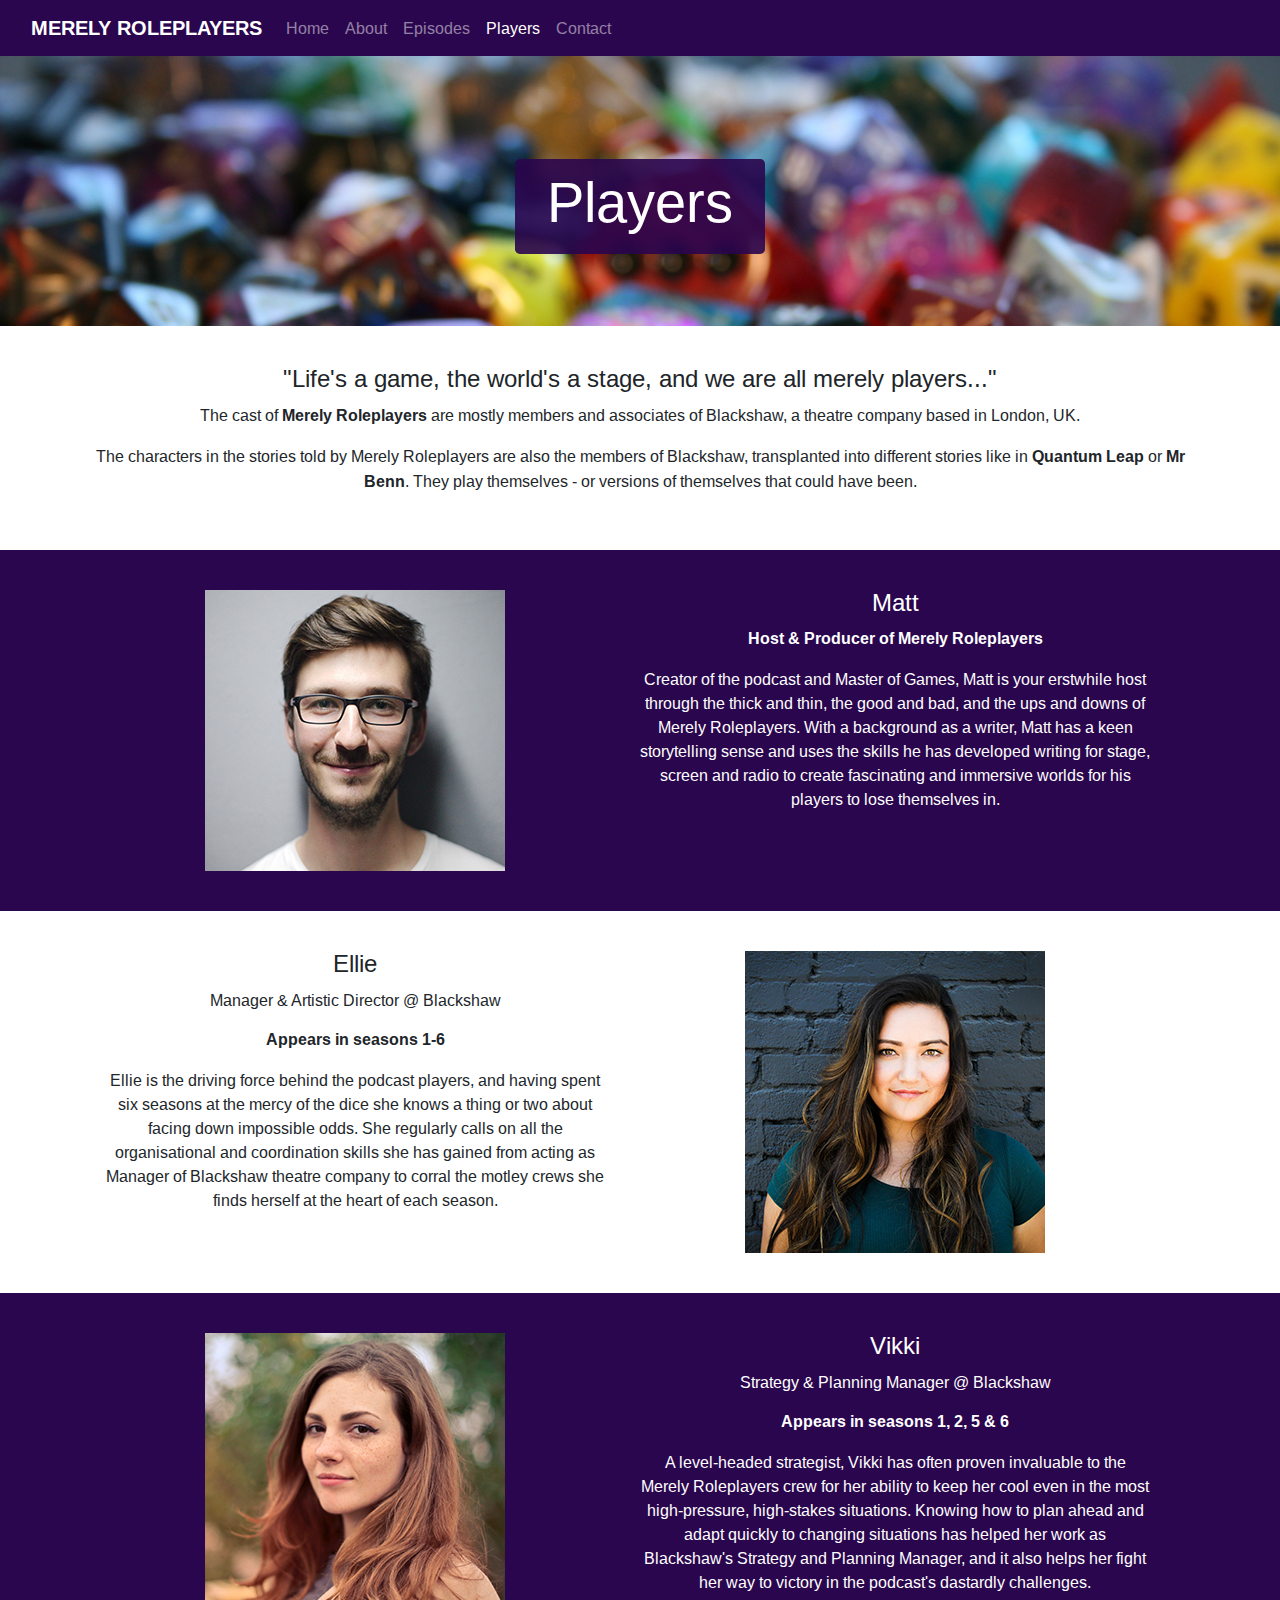
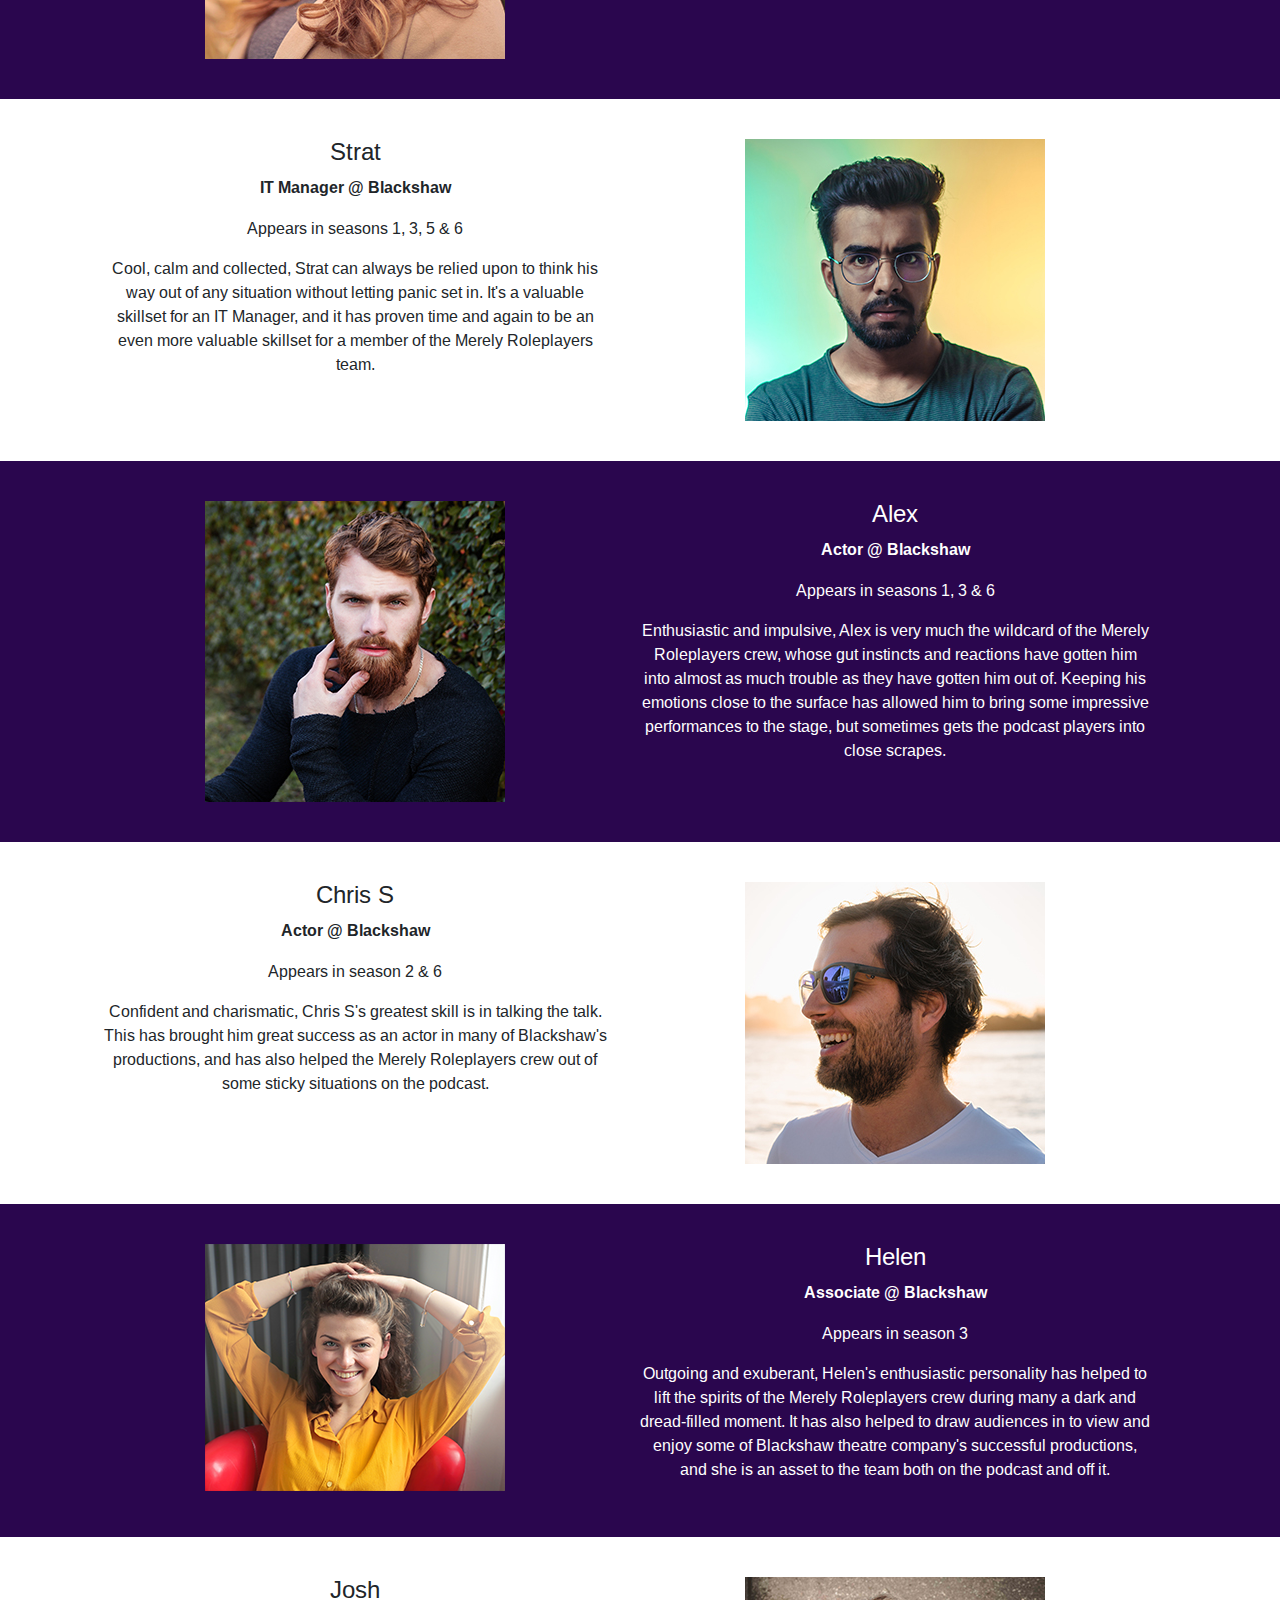
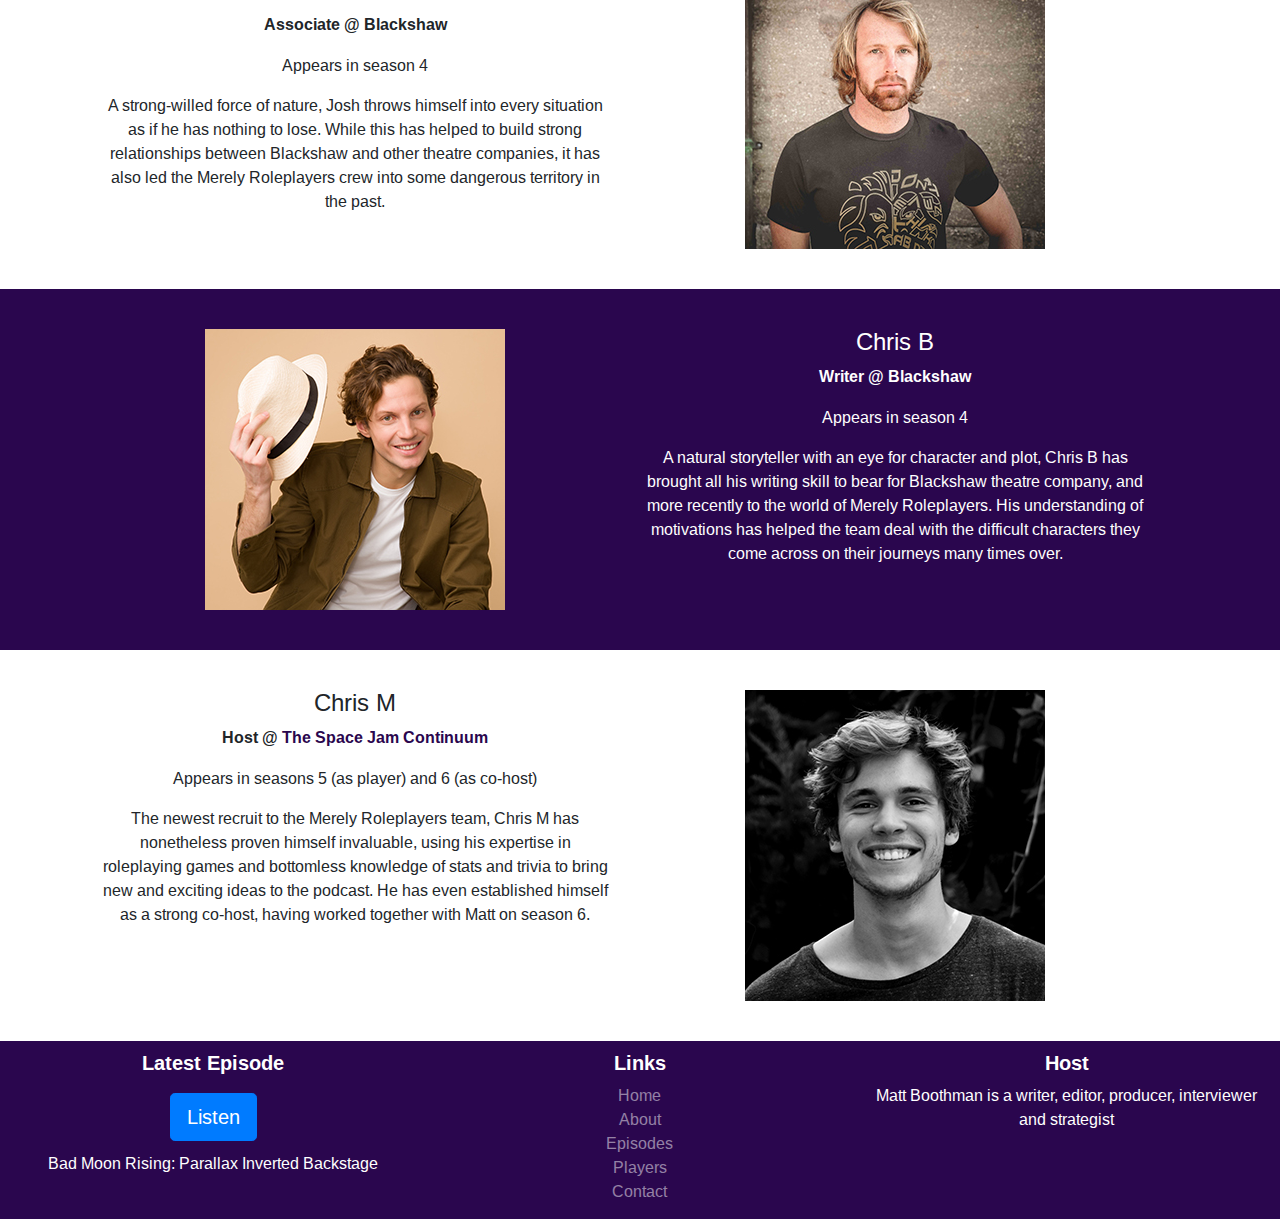
<file: players.html>
<!DOCTYPE html>
<html lang="en">

<head>
    
    <meta charset="UTF-8">
    <meta name="viewport" content="width=device-width, initial-scale=1.0">
    <meta http-equiv="X-UA-Compatible" content="ie=edge">
    <title>Merely Roleplayers</title>
    <link rel="shortcut icon" type="image/png" href="assets/images/general-images/favicon.png">

    <!-- Load stylesheets -->
    
    <link rel="stylesheet" href="https://stackpath.bootstrapcdn.com/bootstrap/4.3.1/css/bootstrap.min.css" integrity="sha384-ggOyR0iXCbMQv3Xipma34MD+dH/1fQ784/j6cY/iJTQUOhcWr7x9JvoRxT2MZw1T" crossorigin="anonymous">
    <link rel="stylesheet" href="https://use.fontawesome.com/releases/v5.7.2/css/all.css" integrity="sha384-fnmOCqbTlWIlj8LyTjo7mOUStjsKC4pOpQbqyi7RrhN7udi9RwhKkMHpvLbHG9Sr" crossorigin="anonymous">
    <link rel="stylesheet" href="assets/css/style.css" type="text/css" />
    <link href="https://fonts.googleapis.com/css?family=Arimo:400,700" rel="stylesheet">
    
</head>

<body>
    
    <!-- Sticky navbar including navbar-brand -->

    <nav class="navbar sticky-top navbar-expand-lg navbar-dark">
        
        <div class="container-fluid">
            <a class="navbar-brand" href="index.html">Merely Roleplayers</a>
            <button class="navbar-toggler" type="button" data-toggle="collapse" data-target="#navbarSupportedContent" aria-controls="navbarSupportedContent" aria-expanded="false" aria-label="Toggle navigation">
                <span class="navbar-toggler-icon"></span>
            </button>
            <div class="collapse navbar-collapse" id="navbarSupportedContent">
                <ul class="navbar-nav mr-auto">
                    <li class="nav-item">
                        <a class="nav-link" href="index.html">Home</a>
                    </li>
                    <li class="nav-item">
                        <a class="nav-link" href="about.html">About</a>
                    </li>
                    <li class="nav-item">
                        <a class="nav-link" href="episodes.html">Episodes</a>
                    </li>
                    <li class="nav-item active">
                        <a class="nav-link" href="players.html">Players <span class="sr-only">(current)</span></a>
                    </li>
                    <li class="nav-item">
                        <a class="nav-link" href="contact.html">Contact</a>
                    </li>
                </ul>
            </div>
        </div>
        
    </nav>
    
    <!-- Header image with page title -->

    <section class="container-fluid page-header callout">
        
        <div class="jumbotron text-center page-title">
            <h1 class="display-4">Players</h1>
        </div>

    </section>
    
    <!-- Players Introduction -->

    <section class="container-fluid white-section">
        
        <div class="row col-xs-12">
            <div class="container text-center">
                <h4>"Life's a game, the world's a stage, and we are all merely players..."</h4>
                <p>The cast of <strong>Merely Roleplayers</strong> are mostly members and associates of Blackshaw, a theatre company based in London, UK.</p>
                <p>The characters in the stories told by Merely Roleplayers are also the members of Blackshaw, transplanted into different stories like in <strong>Quantum Leap</strong> or <strong>Mr Benn</strong>. They play themselves - or versions of themselves that could have been.</p>
            </div>
        </div>
        
    </section>
    
    <!-- Player Profiles -->

    <section class="container-fluid purple-section">

        <div class="container text-center">
            <div class="row col-md-12">
                <div class="col-xs-12 col-md-6 player-block">
                    <img src="assets/images/player-images/matt.jpg" class="img-fluid" alt="Matt, host of Merely Roleplayers">
                </div>
                <div class="col-xs-12 col-md-6 player-block">
                    <h4>Matt</h4>
                    <p class="player-sub">Host & Producer of Merely Roleplayers</p>
                    <p>Creator of the podcast and Master of Games, Matt is your erstwhile host through the thick and thin, the good and bad, and the ups and downs of Merely Roleplayers. With a background as a writer, Matt has a keen storytelling sense and uses the skills he has developed writing for stage, screen and radio to create fascinating and immersive worlds for his players to lose themselves in.</p>
                </div>
            </div>
        </div>

    </section>

    <section class="container-fluid white-section">
        
        <div class="container text-center">
            <div class="row col-md-12">
                <div class="col-xs-12 col-md-6 order-xs-1 order-md-2 player-block">
                    <img src="assets/images/player-images/ellie.jpg" class="img-fluid" alt="Ellie">
                </div>
                <div class="col-xs-12 col-md-6 order-xs-2 order-md-1 player-block">
                    <h4>Ellie</h4>
                    <p>Manager & Artistic Director @ Blackshaw</p>
                    <p class="player-sub">Appears in seasons 1-6</p>
                    <p>Ellie is the driving force behind the podcast players, and having spent six seasons at the mercy of the dice she knows a thing or two about facing down impossible odds. She regularly calls on all the organisational and coordination skills she has gained from acting as Manager of Blackshaw theatre company to corral the motley crews she finds herself at the heart of each season.</p>
                </div>
            </div>
        </div>
    </section>

    <section class="container-fluid purple-section">
        
        <div class="container text-center">
            <div class="row col-md-12">
                <div class="col-xs-12 col-md-6 player-block">
                    <img src="assets/images/player-images/vikki.jpg" class="img-fluid" alt="Vikki">
                </div>
                <div class="col-xs-12 col-md-6 player-block">
                    <h4>Vikki</h4>
                    <p>Strategy & Planning Manager @ Blackshaw</p>
                    <p class="player-sub">Appears in seasons 1, 2, 5 & 6</p>
                    <p>A level-headed strategist, Vikki has often proven invaluable to the Merely Roleplayers crew for her ability to keep her cool even in the most high-pressure, high-stakes situations. Knowing how to plan ahead and adapt quickly to changing situations has helped her work as Blackshaw's Strategy and Planning Manager, and it also helps her fight her way to victory in the podcast's dastardly challenges.</p>
                </div>
            </div>
        </div>

    </section>

    <section class="container-fluid white-section">
        
        <div class="container text-center">
            <div class="row col-md-12">
                <div class="col-xs-12 col-md-6 order-xs-1 order-md-2 player-block">
                    <img src="assets/images/player-images/strat.jpg" class="img-fluid" alt="Strat">
                </div>
                <div class="col-xs-12 col-md-6 order-xs-2 order-md-1 player-block">
                    <h4>Strat</h4>
                    <p class="player-sub">IT Manager @ Blackshaw</p>
                    <p>Appears in seasons 1, 3, 5 & 6</p>
                    <p>Cool, calm and collected, Strat can always be relied upon to think his way out of any situation without letting panic set in. It's a valuable skillset for an IT Manager, and it has proven time and again to be an even more valuable skillset for a member of the Merely Roleplayers team.</p>
                </div>
            </div>
        </div>
        
    </section>

    <section class="container-fluid purple-section">
        
        <div class="container text-center">
            <div class="row col-md-12">
                <div class="col-xs-12 col-md-6 player-block">
                    <img src="assets/images/player-images/alex.jpg" class="img-fluid" alt="Alex">
                </div>
                <div class="col-xs-12 col-md-6 player-block">
                    <h4>Alex</h4>
                    <p class="player-sub">Actor @ Blackshaw</p>
                    <p>Appears in seasons 1, 3 & 6</p>
                    <p>Enthusiastic and impulsive, Alex is very much the wildcard of the Merely Roleplayers crew, whose gut instincts and reactions have gotten him into almost as much trouble as they have gotten him out of. Keeping his emotions close to the surface has allowed him to bring some impressive performances to the stage, but sometimes gets the podcast players into close scrapes.</p>
                </div>
            </div>
        </div>
        
    </section>

    <section class="container-fluid white-section">
        
        <div class="container text-center">
            <div class="row col-md-12">
                <div class="col-xs-12 col-md-6 order-xs-1 order-md-2 player-block">
                    <img src="assets/images/player-images/chriss.jpg" class="img-fluid" alt="Chris S">
                </div>
                <div class="col-xs-12 col-md-6 order-xs-2 order-md-1 player-block">
                    <h4>Chris S</h4>
                    <p class="player-sub">Actor @ Blackshaw</p>
                    <p>Appears in season 2 & 6</p>
                    <p>Confident and charismatic, Chris S's greatest skill is in talking the talk. This has brought him great success as an actor in many of Blackshaw's productions, and has also helped the Merely Roleplayers crew out of some sticky situations on the podcast.</p>
                </div>
            </div>
        </div>
        
    </section>

    <section class="container-fluid purple-section">
        
        <div class="container text-center">
            <div class="row col-md-12">
                <div class="col-xs-12 col-md-6 player-block">
                    <img src="assets/images/player-images/helen.png" class="img-fluid" alt="Helen">
                </div>
                <div class="col-xs-12 col-md-6 player-block">
                    <h4>Helen</h4>
                    <p class="player-sub">Associate @ Blackshaw</p>
                    <p>Appears in season 3</p>
                    <p>Outgoing and exuberant, Helen's enthusiastic personality has helped to lift the spirits of the Merely Roleplayers crew during many a dark and dread-filled moment. It has also helped to draw audiences in to view and enjoy some of Blackshaw theatre company's successful productions, and she is an asset to the team both on the podcast and off it.</p>
                </div>
            </div>
        </div>
        
    </section>

    <section class="container-fluid white-section">
        
        <div class="container text-center">
            <div class="row col-md-12">
                <div class="col-xs-12 col-md-6 order-xs-1 order-md-2 player-block">
                    <img src="assets/images/player-images/josh.jpg" class="img-fluid" alt="Josh">
                </div>
                <div class="col-xs-12 col-md-6 order-xs-2 order-md-1 player-block">
                    <h4>Josh</h4>
                    <p class="player-sub">Associate @ Blackshaw</p>
                    <p>Appears in season 4</p>
                    <p>A strong-willed force of nature, Josh throws himself into every situation as if he has nothing to lose. While this has helped to build strong relationships between Blackshaw and other theatre companies, it has also led the Merely Roleplayers crew into some dangerous territory in the past.</p>
                </div>
            </div>
        </div>
        
    </section>

    <section class="container-fluid purple-section">
        
        <div class="container text-center">
            <div class="row col-md-12">
                <div class="col-xs-12 col-md-6 player-block">
                    <img src="assets/images/player-images/chrisb.jpg" class="img-fluid" alt="Chris B">
                </div>
                <div class="col-xs-12 col-md-6 player-block">
                    <h4>Chris B</h4>
                    <p class="player-sub">Writer @ Blackshaw</p>
                    <p>Appears in season 4</p>
                    <p>A natural storyteller with an eye for character and plot, Chris B has brought all his writing skill to bear for Blackshaw theatre company, and more recently to the world of Merely Roleplayers. His understanding of motivations has helped the team deal with the difficult characters they come across on their journeys many times over.</p>
                </div>
            </div>
        </div>
        
    </section>

    <section class="container-fluid white-section">
        
        <div class="container text-center">
           <div class="row col-md-12">
                <div class="col-xs-12 col-md-6 order-xs-1 order-md-2 player-block">
                    <img src="assets/images/player-images/chrism.jpg" class="img-fluid" alt="Chris M">
                </div>
                <div class="col-xs-12 col-md-6 order-xs-2 order-md-1 player-block">
                    <h4>Chris M</h4>
                    <p class="player-sub">Host @ <a href="http://www.kaiju.fm/the-space-jam-continuum/" target="_blank">The Space Jam Continuum</a></p>
                    <p>Appears in seasons 5 (as player) and 6 (as co-host)</p>
                    <p>The newest recruit to the Merely Roleplayers team, Chris M has nonetheless proven himself invaluable, using his expertise in roleplaying games and bottomless knowledge of stats and trivia to bring new and exciting ideas to the podcast. He has even established himself as a strong co-host, having worked together with Matt on season 6.</p>
                </div>
            </div>
        </div>
        
    </section>

    <!-- Footer -->

    <footer class="container-fluid">

        <div class="row text-center">
            <div class="col-xs-12 col-md-4 footer-section">
                <h3 class="footer-heading">Latest Episode</h3>
                    <a class="btn btn-primary btn-lg listen-button" href="https://merelyroleplayers.podbean.com/e/inverted-backstage-badmoon/" role="button">Listen</a>
                    <p class="footer-text">Bad Moon Rising: Parallax Inverted Backstage</p>
            </div>
            <div class="col-xs-12 col-md-4 footer-section">
                <h3 class="footer-heading">Links</h3>
                    <ul>
                        <li class="footer-list"><a href="index.html">Home</a></li>
                        <li class="footer-list"><a href="about.html">About</a></li>
                        <li class="footer-list"><a href="episodes.html">Episodes</a></li>
                        <li class="footer-list"><a href="players.html">Players</a></li>
                        <li class="footer-list"><a href="contact.html">Contact</a></li>
                    </ul>
            </div>
            <div class="col-xs-12 col-md-4 footer-section">
                <h3 class="footer-heading">Host</h3>
                    <p>Matt Boothman is a writer, editor, producer, interviewer and strategist</p>
                    <ul class="social-links">
                        <li><a href="https://twitter.com/MerelyMJ"><i class="fab fa-twitter"></i></a></li>
                        <li><a href="http://instagram.com/merelymatt"><i class="fab fa-instagram"></i></a></li>
                        <li><a href="http://www.linkedin.com/in/mattboothman"><i class="fab fa-linkedin-in"></i></a></li>
                        <li><a href="https://merelymatt.itch.io/"><i class="fas fa-dice"></i></a></li>
                    </ul>
            </div>
        </div>

    </footer>
    
    <!-- Load scripts for Bootstrap JS -->

    <script src="https://code.jquery.com/jquery-3.3.1.slim.min.js" integrity="sha384-q8i/X+965DzO0rT7abK41JStQIAqVgRVzpbzo5smXKp4YfRvH+8abtTE1Pi6jizo" crossorigin="anonymous"></script>
    <script src="https://stackpath.bootstrapcdn.com/bootstrap/4.3.1/js/bootstrap.min.js" integrity="sha384-JjSmVgyd0p3pXB1rRibZUAYoIIy6OrQ6VrjIEaFf/nJGzIxFDsf4x0xIM+B07jRM" crossorigin="anonymous"></script>

</body>

</html>
</file>
<file: assets/css/style.css>
/* General Styling */

body {
    font-family: 'Arimo', sans-serif;
}

.page-header {
    height: 30vh;
    background: url('../images/general-images/cover-image.jpg');
    background-attachment: scroll;
    -webkit-background-size: cover;
    -moz-background-size: cover;
    -o-background-size: cover;
    background-size: cover;
    display: flex;
    align-items: center;
    justify-content: center;
}

.lg-img {
    height: 100vh;
}

.page-title {
    padding-top: 10px;
    padding-bottom: 10px;
}

.white-section {
    padding-top: 40px;
    padding-bottom: 40px;
}

.purple-section {
    background-color: #2a064e;
    padding-top: 40px;
    padding-bottom: 40px;
    color: #fff;
}

/* General Text Styling */

a {
    color: rgba(255, 255, 255, .5);
}

a:hover {
    color: rgba(255, 255, 255, 1);
    text-decoration: none;
}

.white-section a {
    font-weight: bold;
    color: rgba(42, 6, 78, 1);
}

.white-section a:hover {
    color: rgba(42, 6, 78, .5);
}

.footer-heading {
    font-size: 20px;
    font-weight: bold;
}

.footer-text {
    font-size: 16px;
}

.section-header {
    font-weight: bold;
}

/* Navigation */

.navbar {
    background-color: #2a064e;
}

.navbar .navbar-brand {
    color: #fff;
    text-transform: uppercase;
    font-weight: bold;
    font-size: 20px;
}

.navbar-light .navbar-nav .nav-link {
    color: rgba(255, 255, 255, 0.5);
}

.navbar-light .navbar-nav .active>.nav-link,
.navbar-light .navbar-nav .nav-link.active,
.navbar-light .navbar-nav .nav-link.show,
.navbar-light .navbar-nav .show>.nav-link {
    color: rgba(255, 255, 255, 0.9);
}

/* Footer */

footer {
    background-color: #2a064e;
    color: #fff;
}

footer ul {
    list-style: none;
    padding: 0;
}

.footer-section {
    padding-top: 10px;
}

.footer-list a {
    color: rgba(255, 255, 255, .5);
}

.footer-list a:hover {
    color: rgba(255, 255, 255, 1);
    text-decoration: none;
}

.listen-button {
    margin: 10px;
}

.social-links li {
    display: inline-block;
}

.social-links li a i {
    color: rgba(255, 255, 255, .5);
    width: 30px;
    height: 30px;
    font-size: 20px;
}

.social-links li a i:hover {
    color: rgba(255, 255, 255, 1);
}

/* Callout */

.jumbotron {
    margin-top: 5%;
    background: rgba(42, 6, 78, 0.9);
}

.callout {
    color: #fff;
}

hr {
    height: 2px;
    width: 50%;
    margin: auto;
    padding: 15px;
    border: 0;
    border-top: 1px solid rgba(255, 255, 255, 0.4);
}

/* Listen */

.listen-block {
    display: inline-block;
}

.subscribe {
    padding-bottom: 10px;
}

.subscribe a {
    color: #fff;
}

/* Current Season */

.current-season-header {
    font-weight: bold;
}

/* Review Section */

.reviews-header {
    font-weight: bold;
}

.blockquote i {
    font-size: 0.5rem;
}

/* About Page */

.mr-logo {
    margin: auto;
}

.carousel {
    max-width: 300px;
    margin: auto;
}

.story-list {
    list-style: none;
}

.embed-responsive {
    padding-bottom: 20px;
}

.about-divide {
    height: 2px;
    width: 50%;
    margin: auto;
    padding: 15px;
    border: 0;
    border-top: 1px solid rgba(42, 6, 78, 0.5);
}

.logo {
    padding: 10px;
}

/* Episodes Page */

.episodes-intro {
    padding-top: 40px;
    padding-bottom: 10px;
}

.seasons {
    display: inline-block;
    padding-bottom: 10px;
}

.episode-cards {
    padding-top: 20px;
    padding-bottom: 20px;
}

.card-body {
    padding: 0px;
}

.header-box {
    background-color: #2a064e;
    color: #fff;
    padding-top: 10px;
    padding-bottom: 10px;
}

.episode-description {
    padding-top: 10px;
    padding-bottom: 10px;
}

.episode-description a {
    font-weight: bold;
    color: rgba(42, 6, 78, 1);
}

.episode-description a:hover {
    color: rgba(42, 6, 78, .5);
}

.audio-player {
    padding-bottom: 10px;
    overflow: hidden;
}

.all-episodes {
    width: 200px;
    margin: auto;
}

/* Players Page */

.player-intro {
    padding-top: 40px;
    padding-bottom: 40px;
}

.player-block {
    display: inline-block;
}

.player-sub {
    font-weight: bold;
}

/* Media Queries */

@media (max-width: 576px) {
    .navbar .navbar-brand {
        font-size: 15px;
    }
}
</file>
